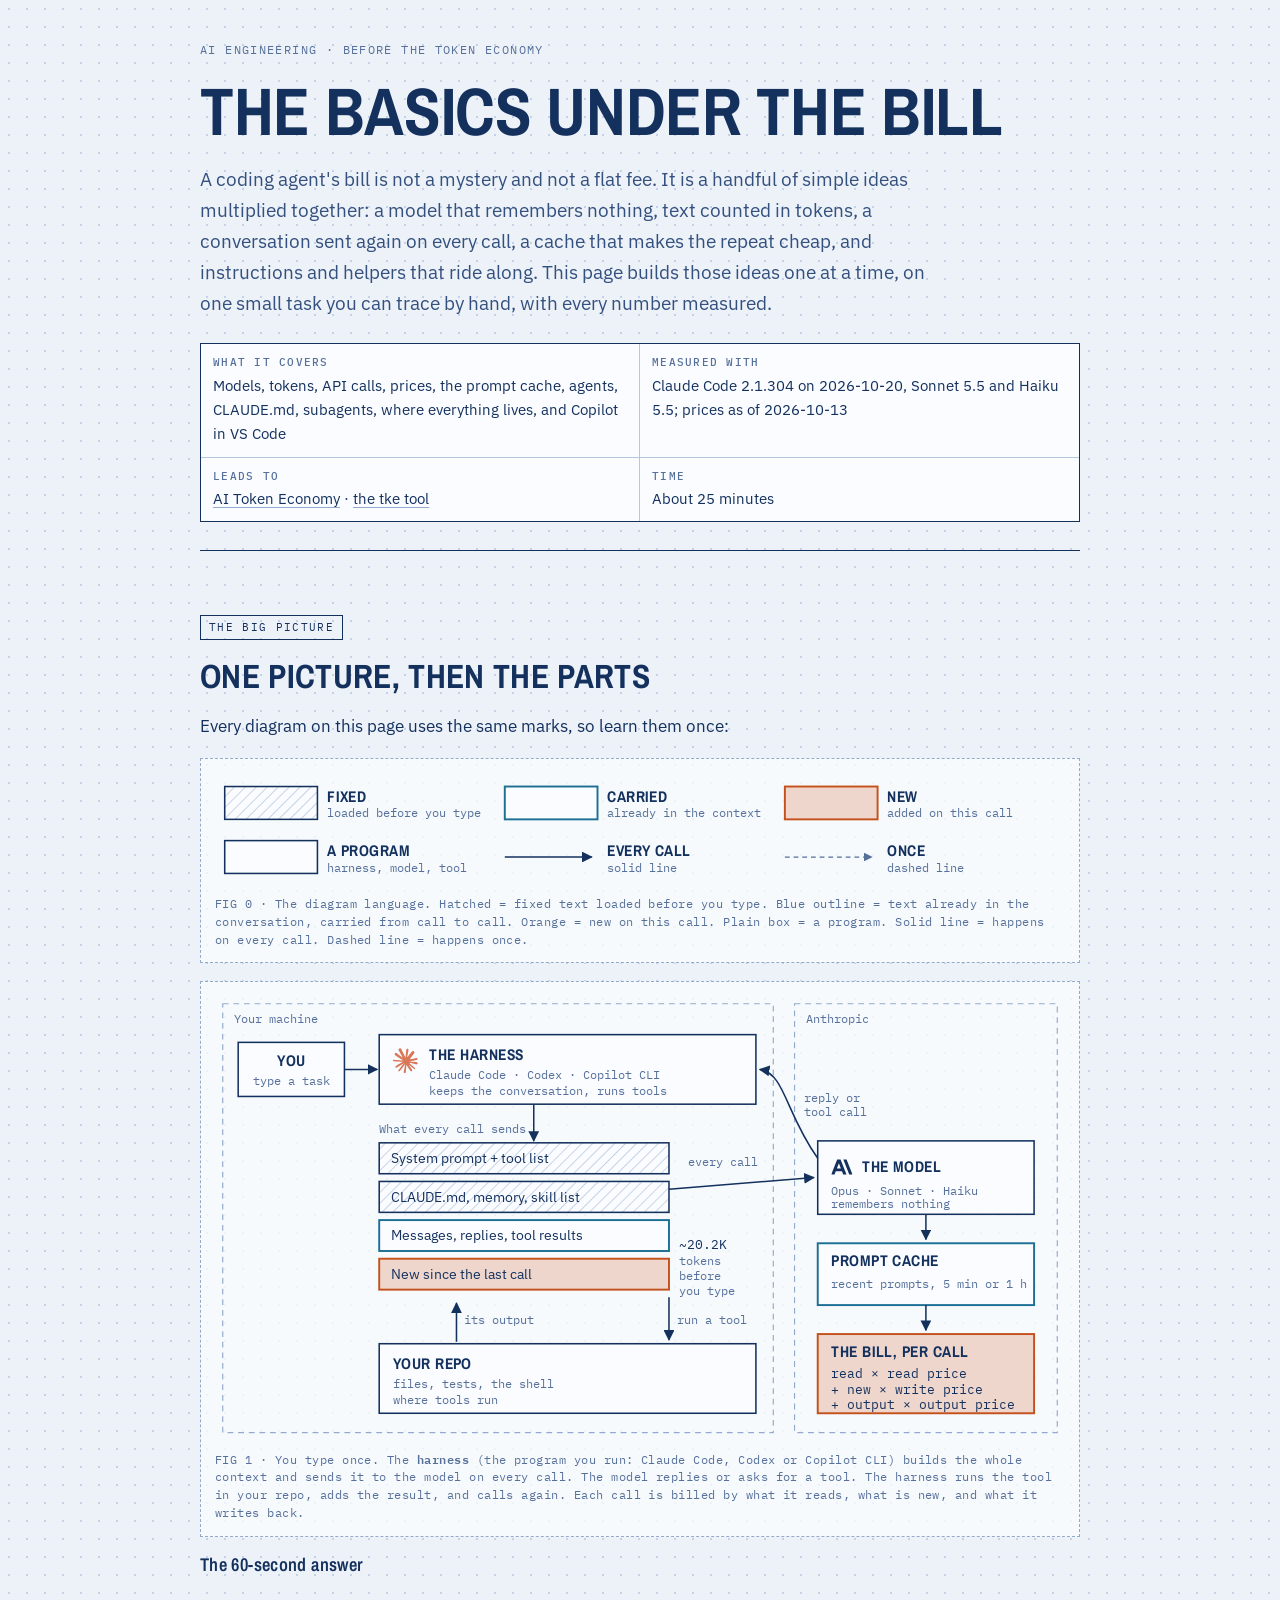
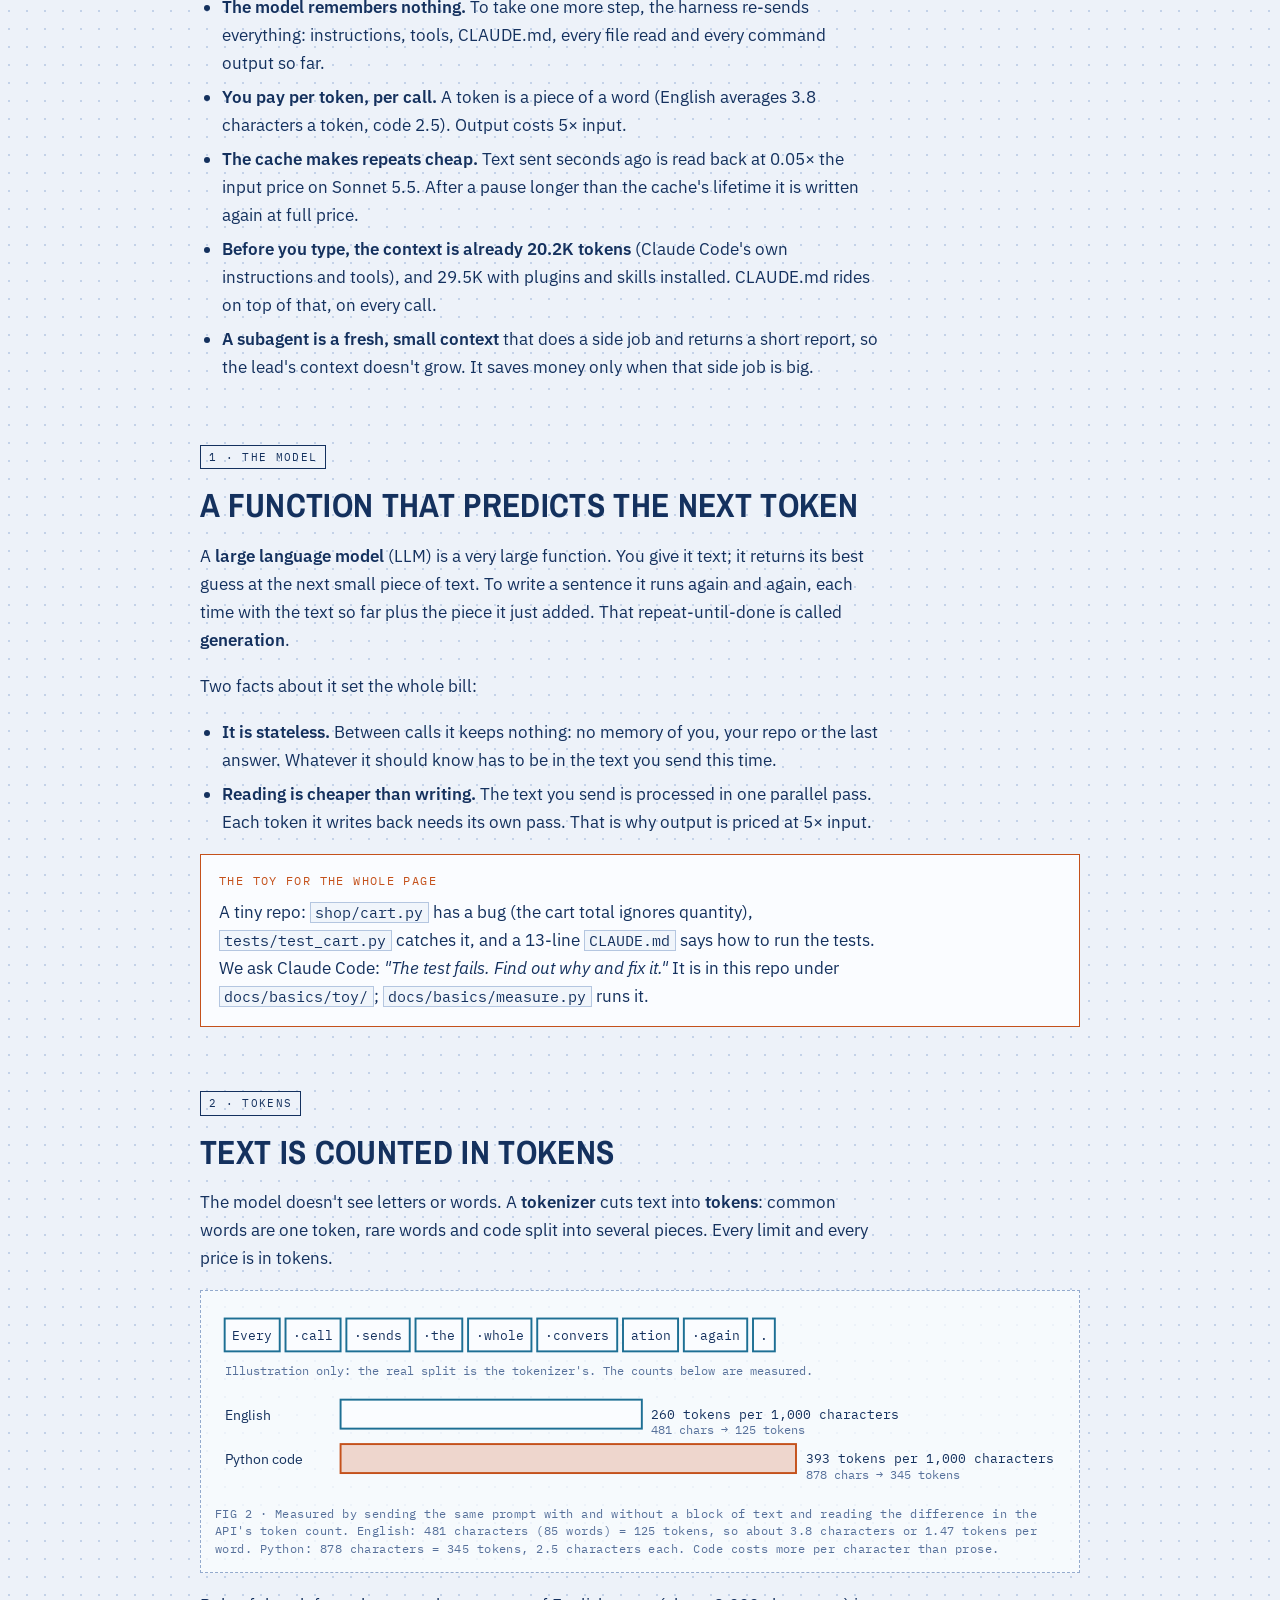
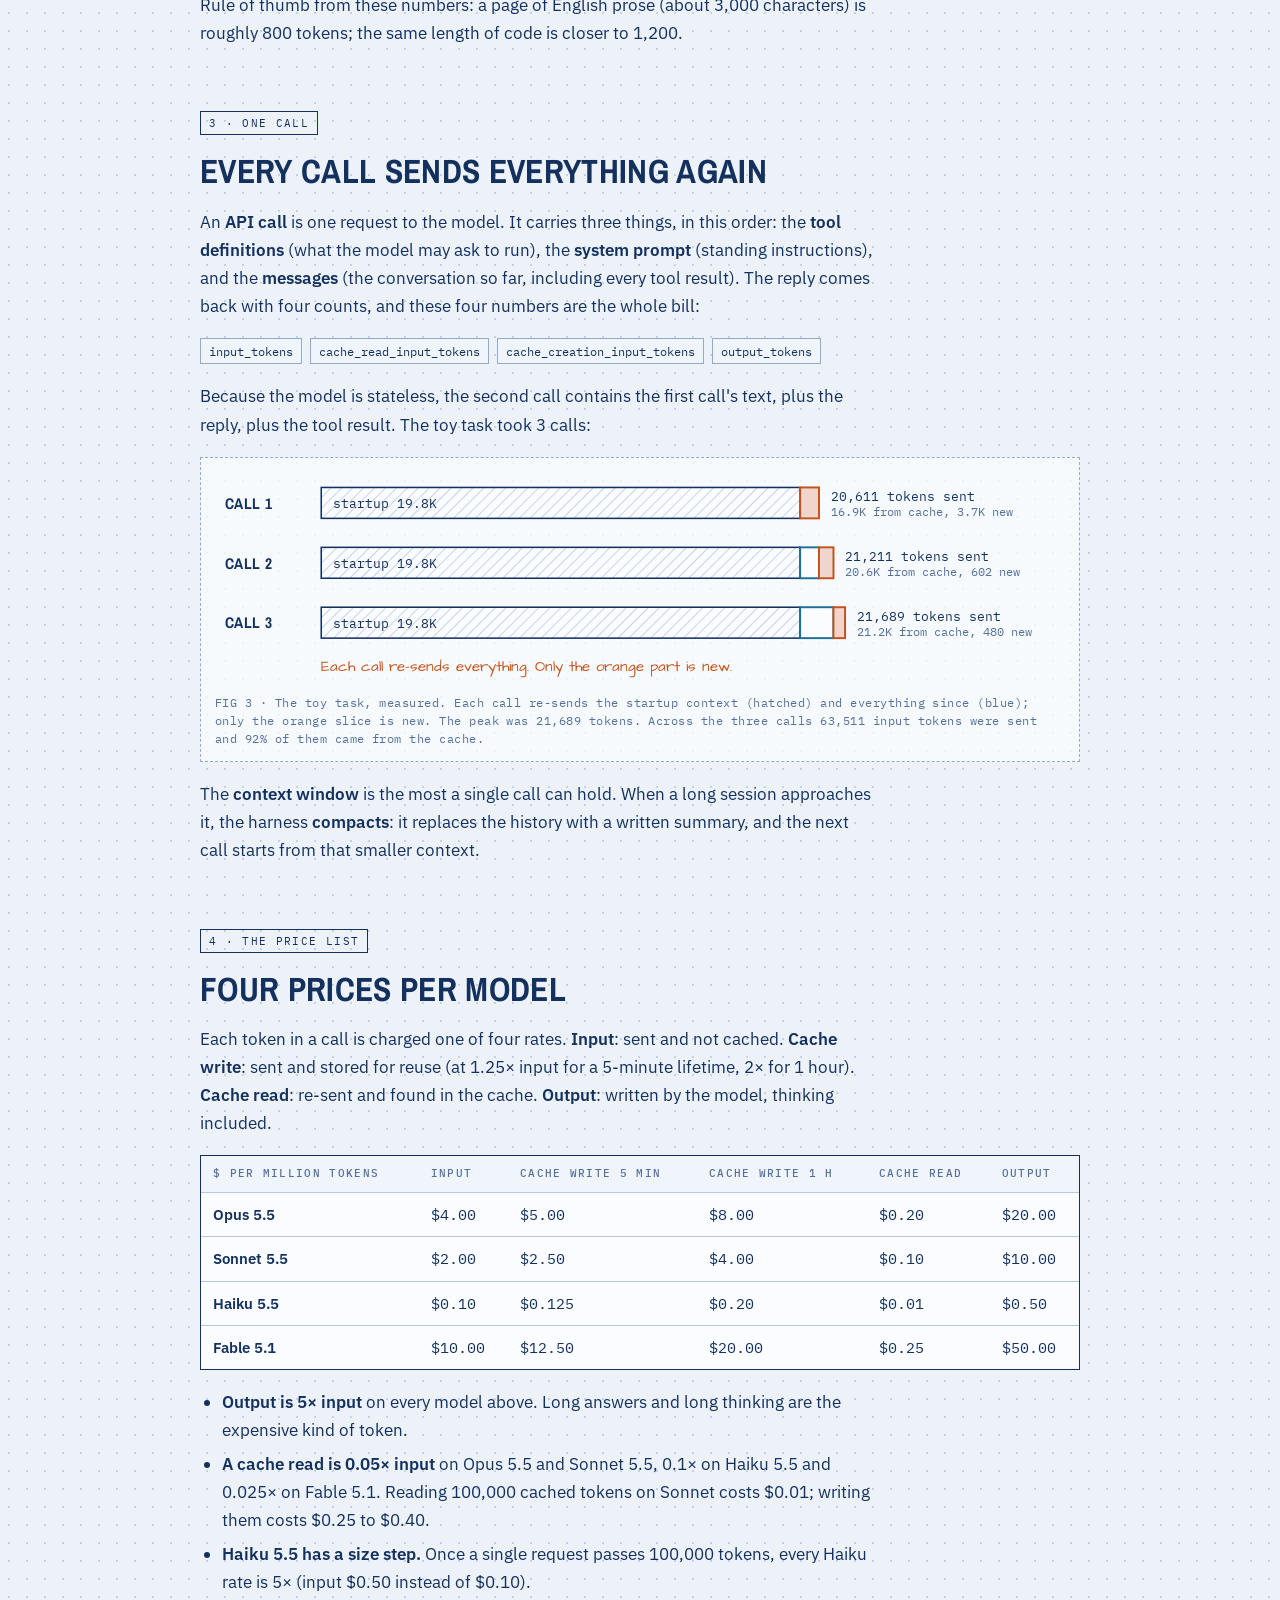
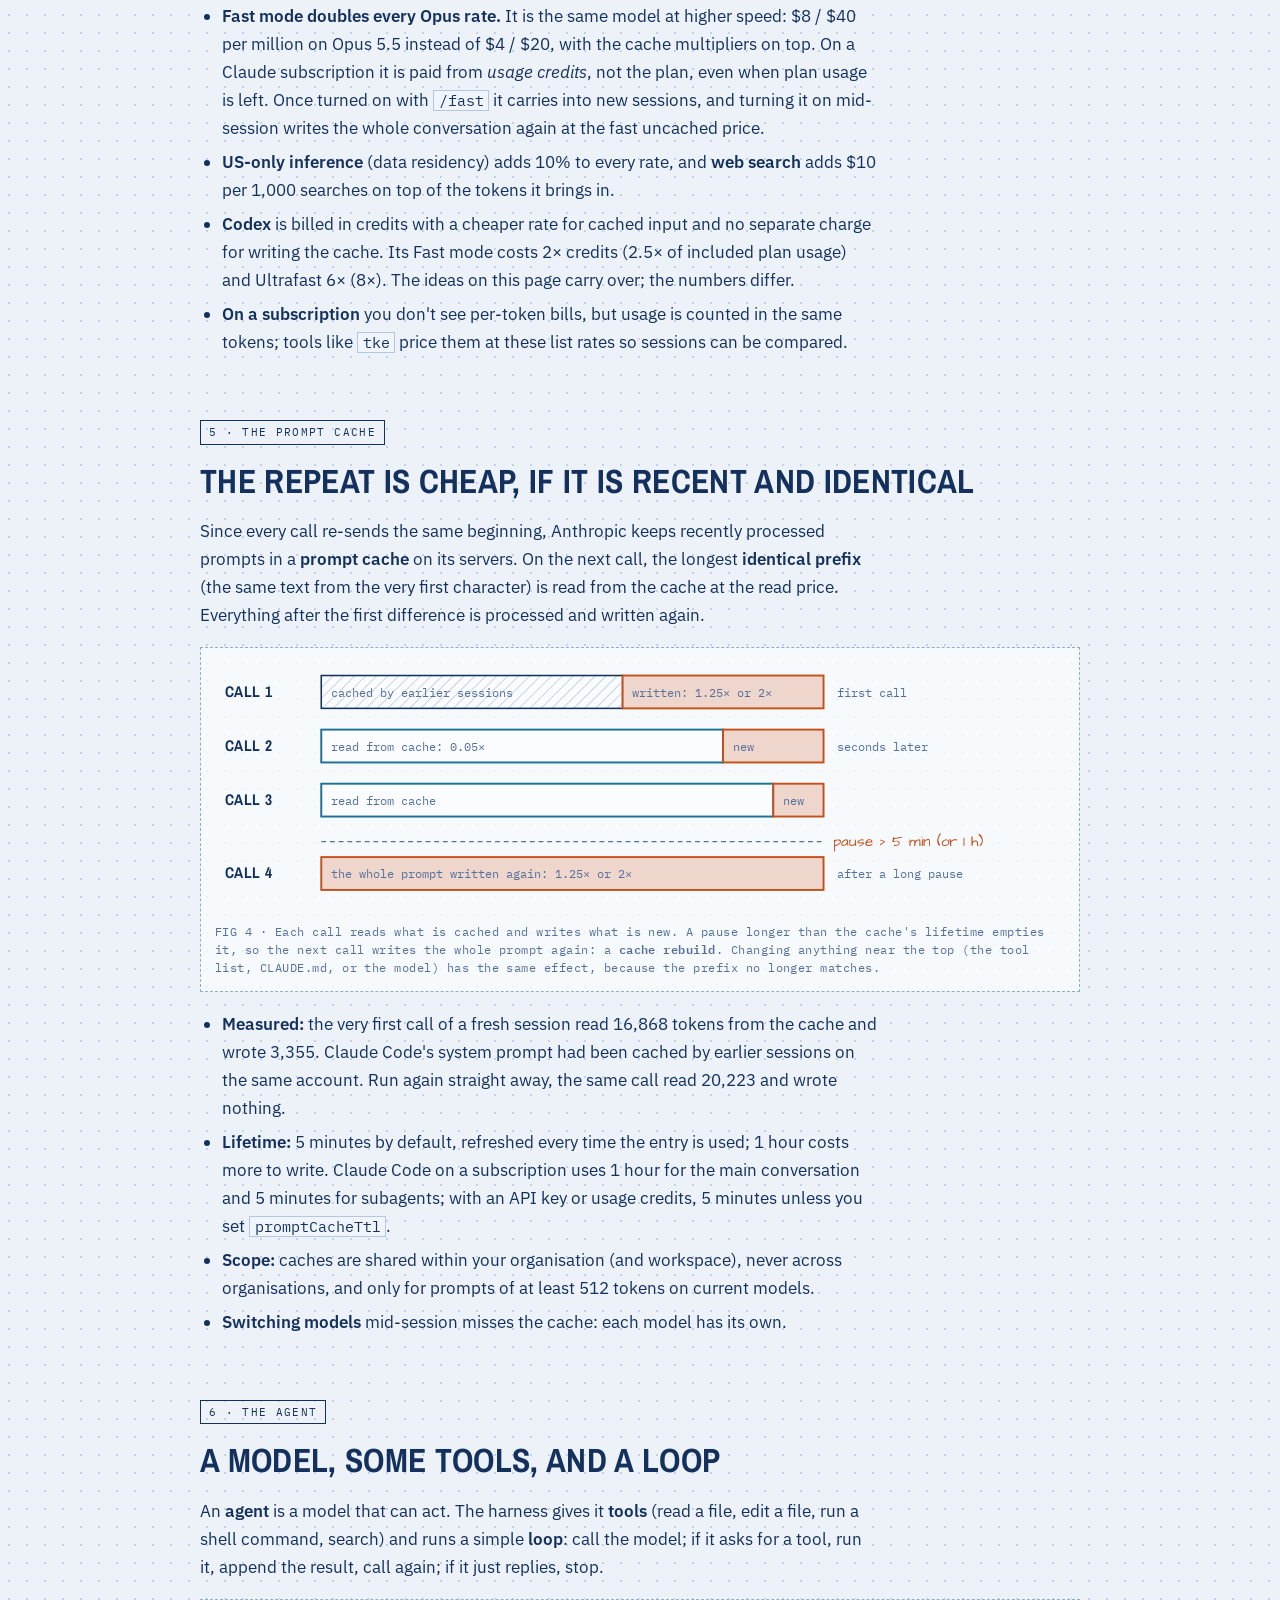
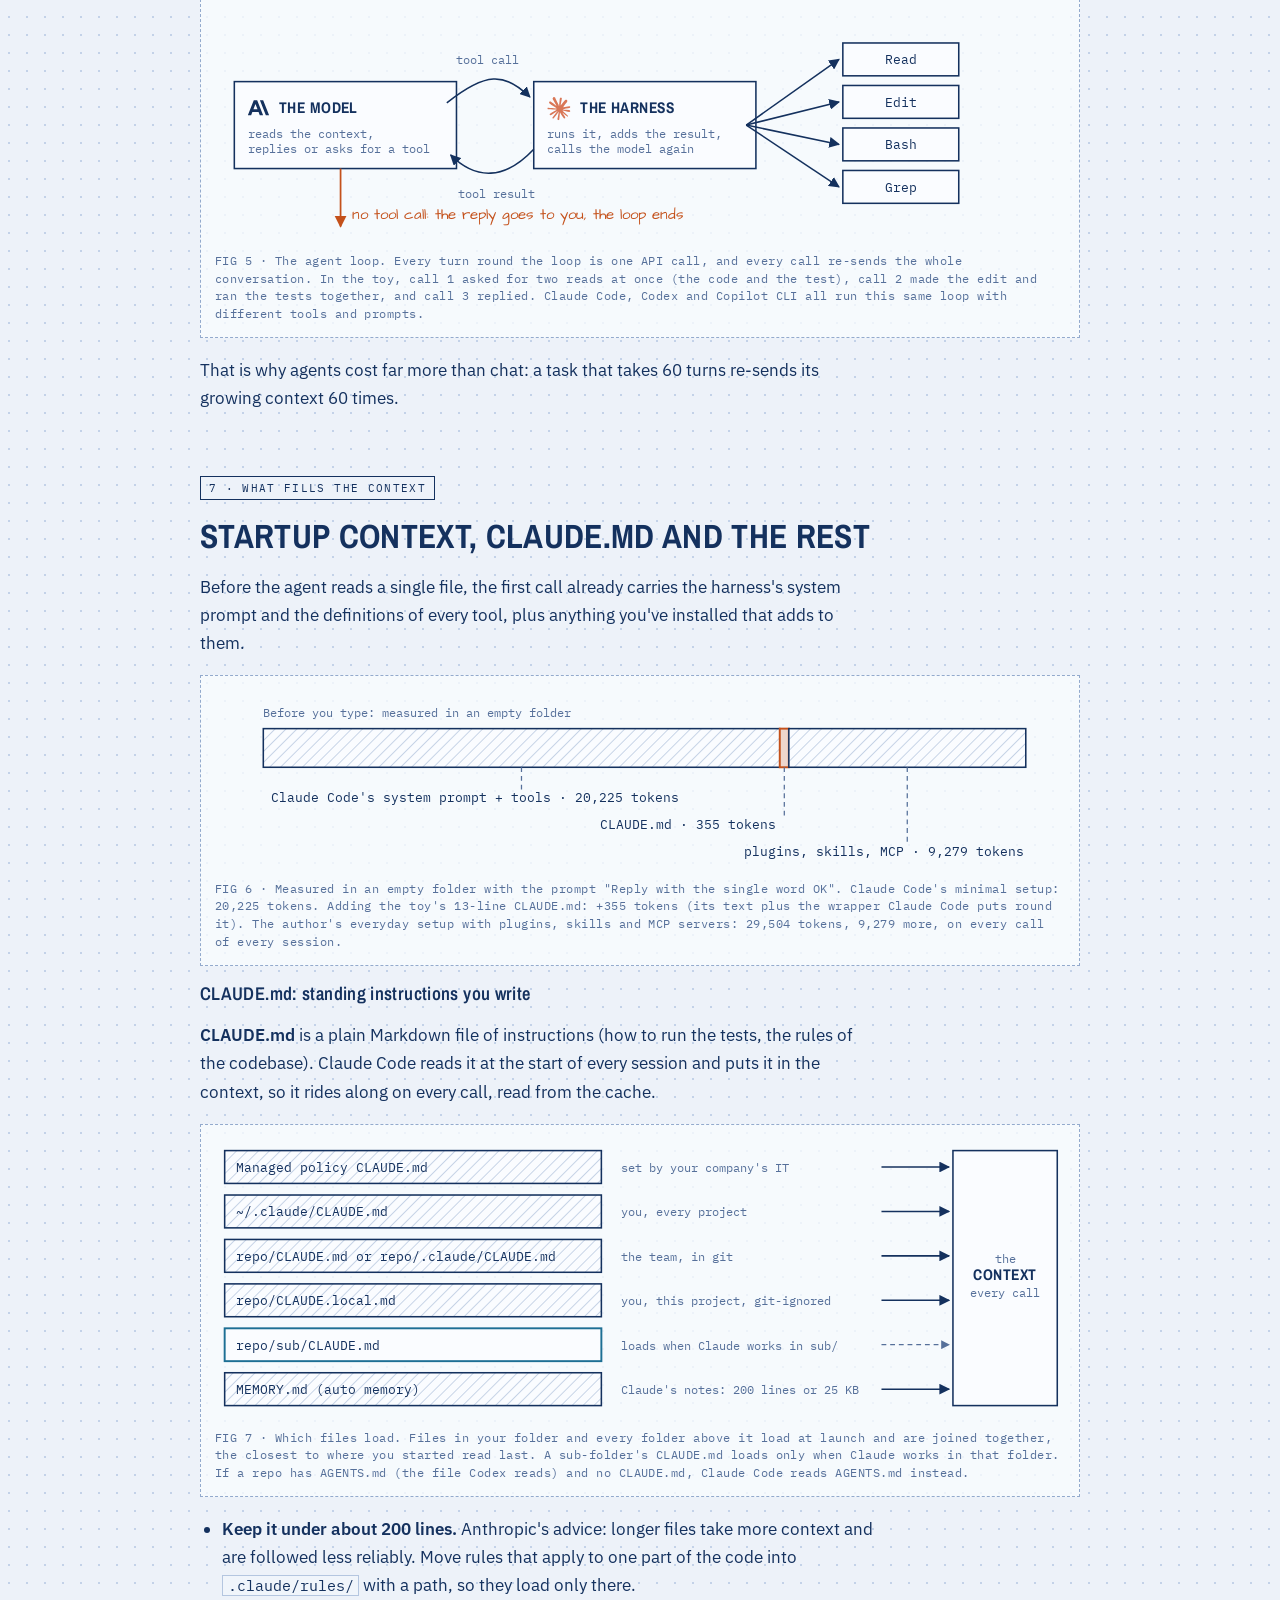
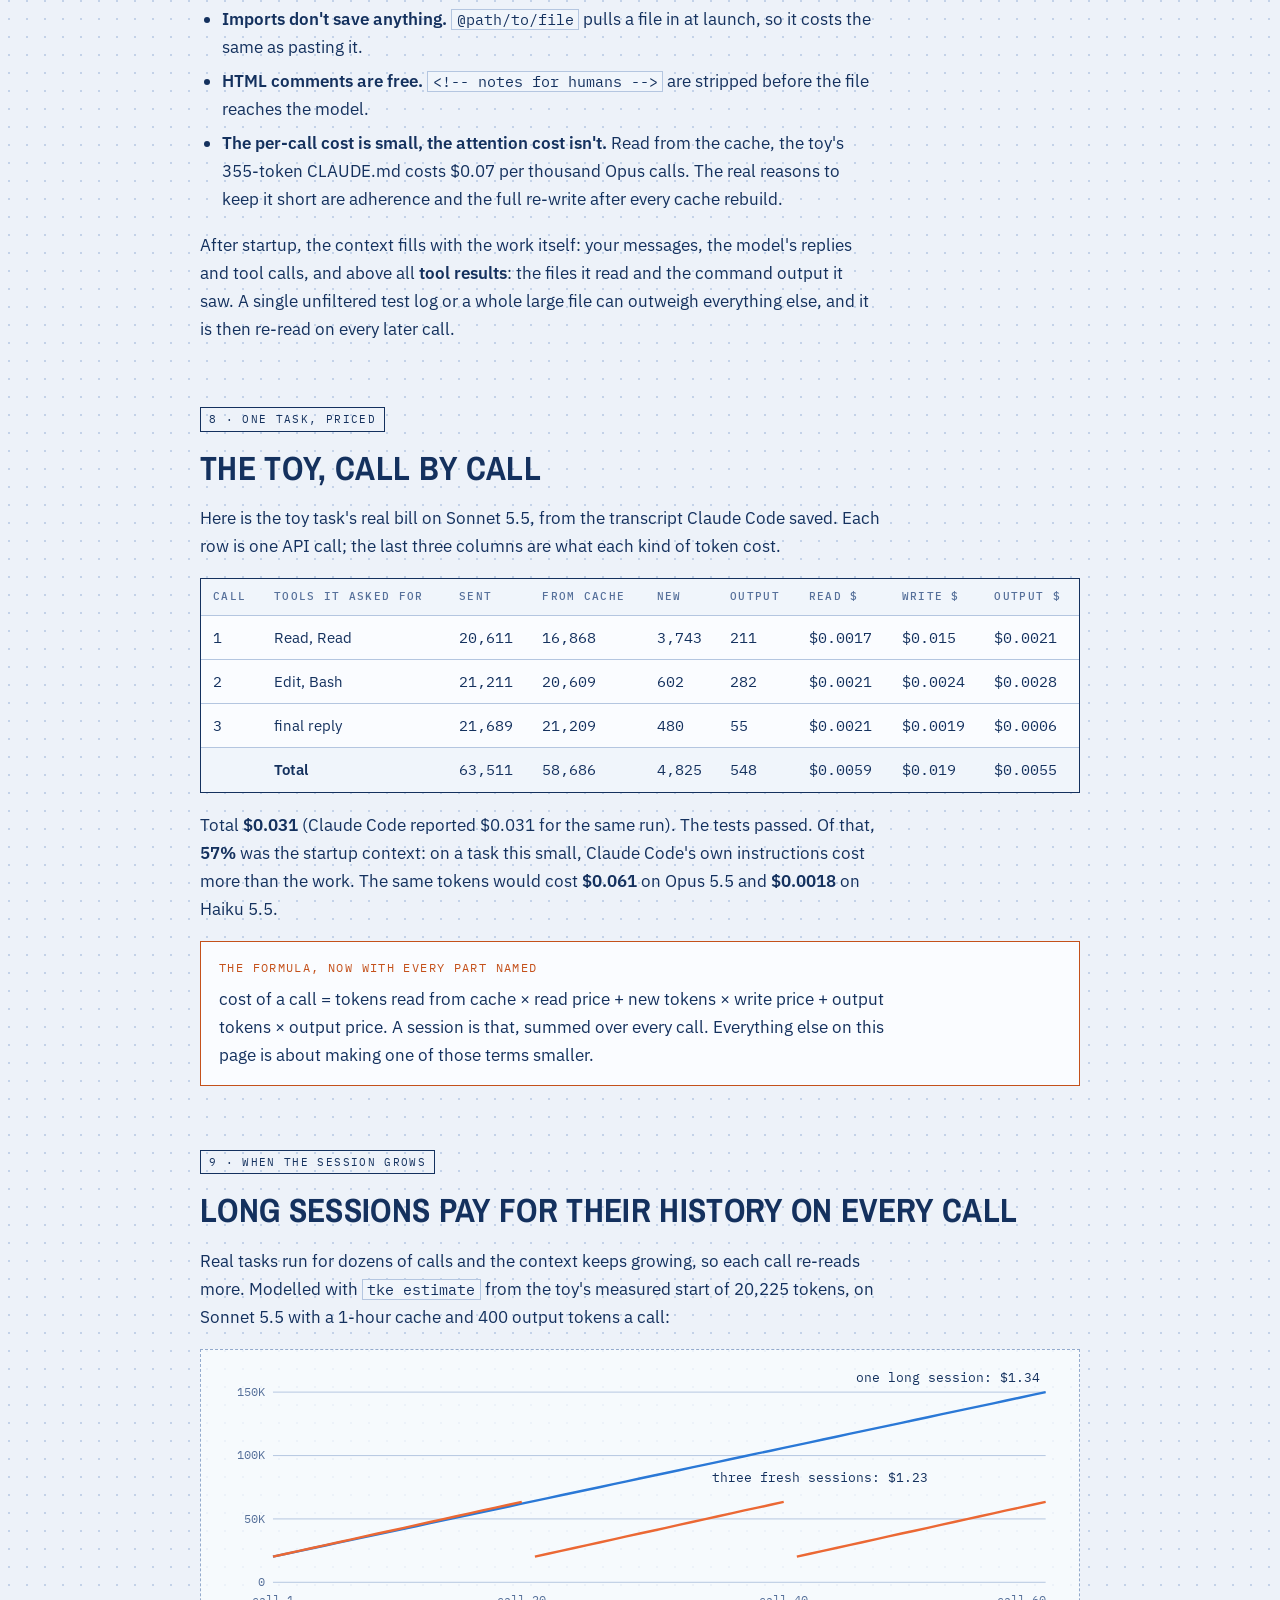
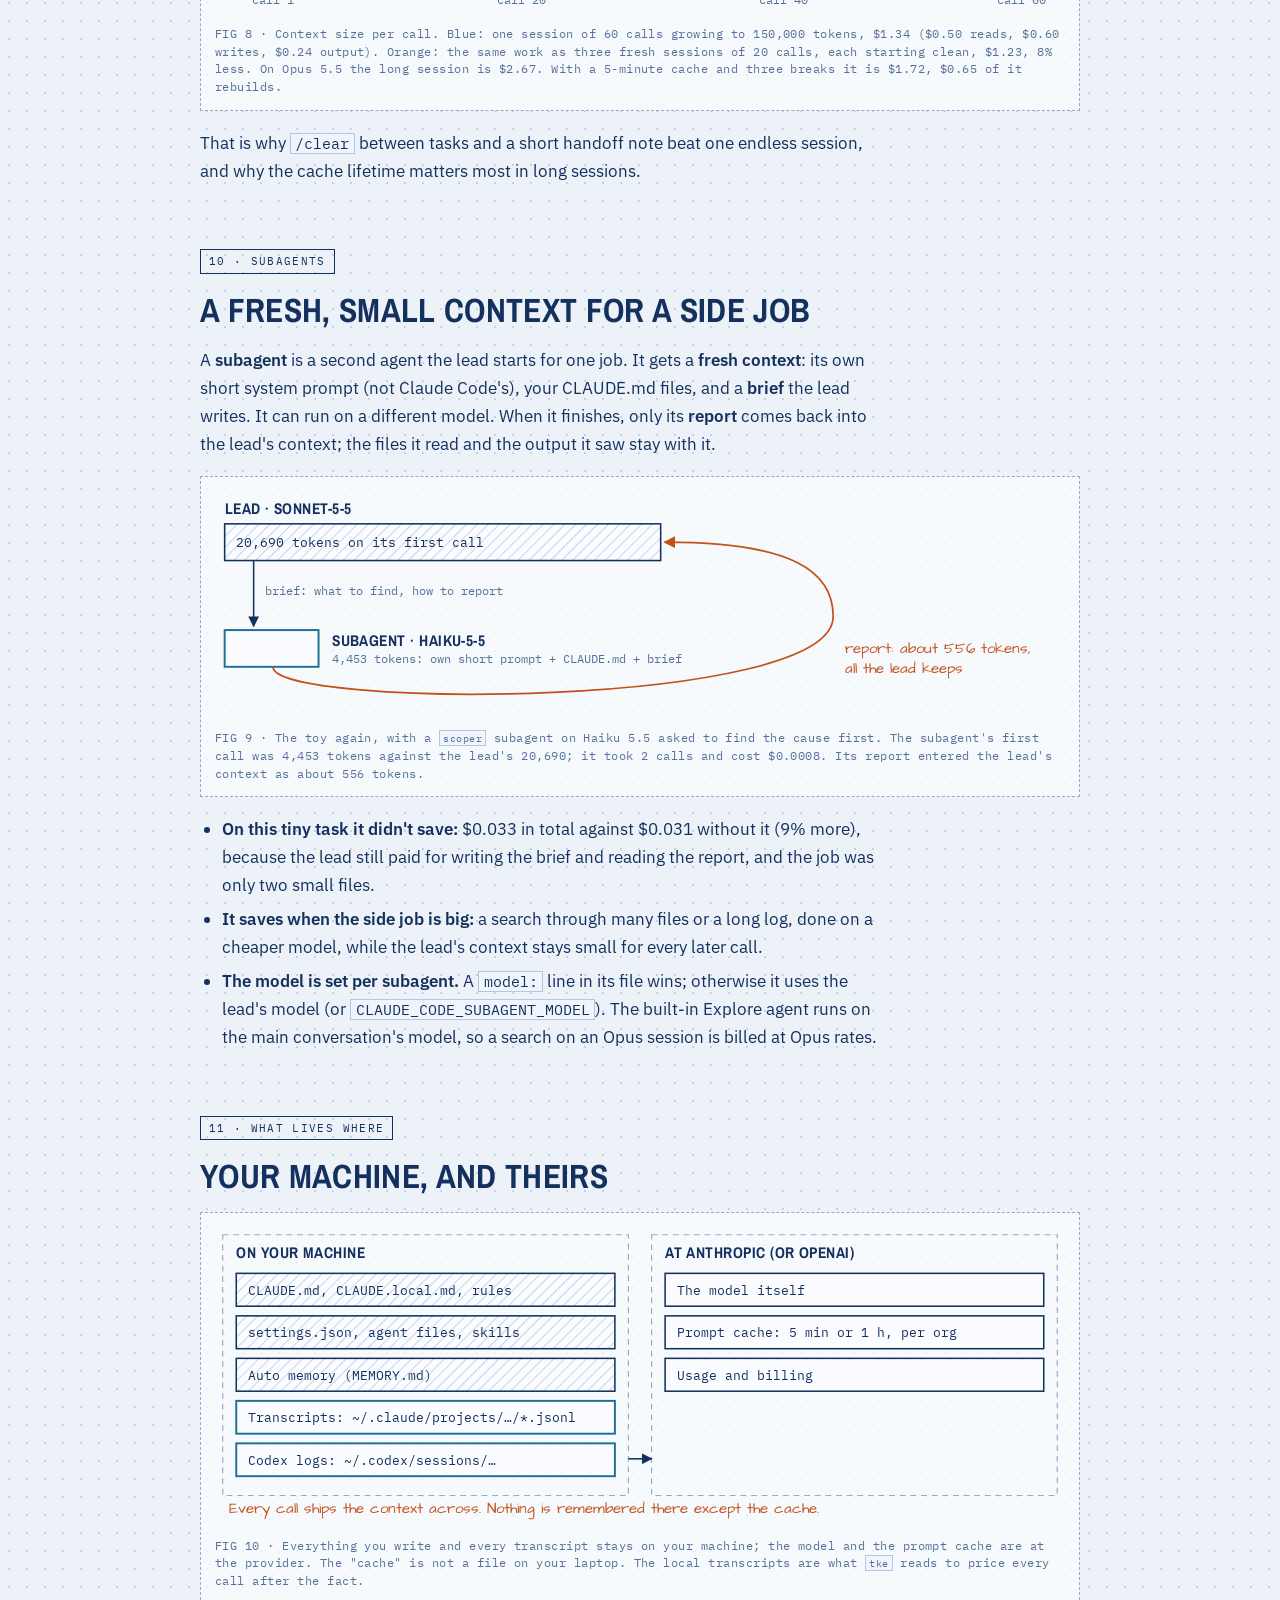
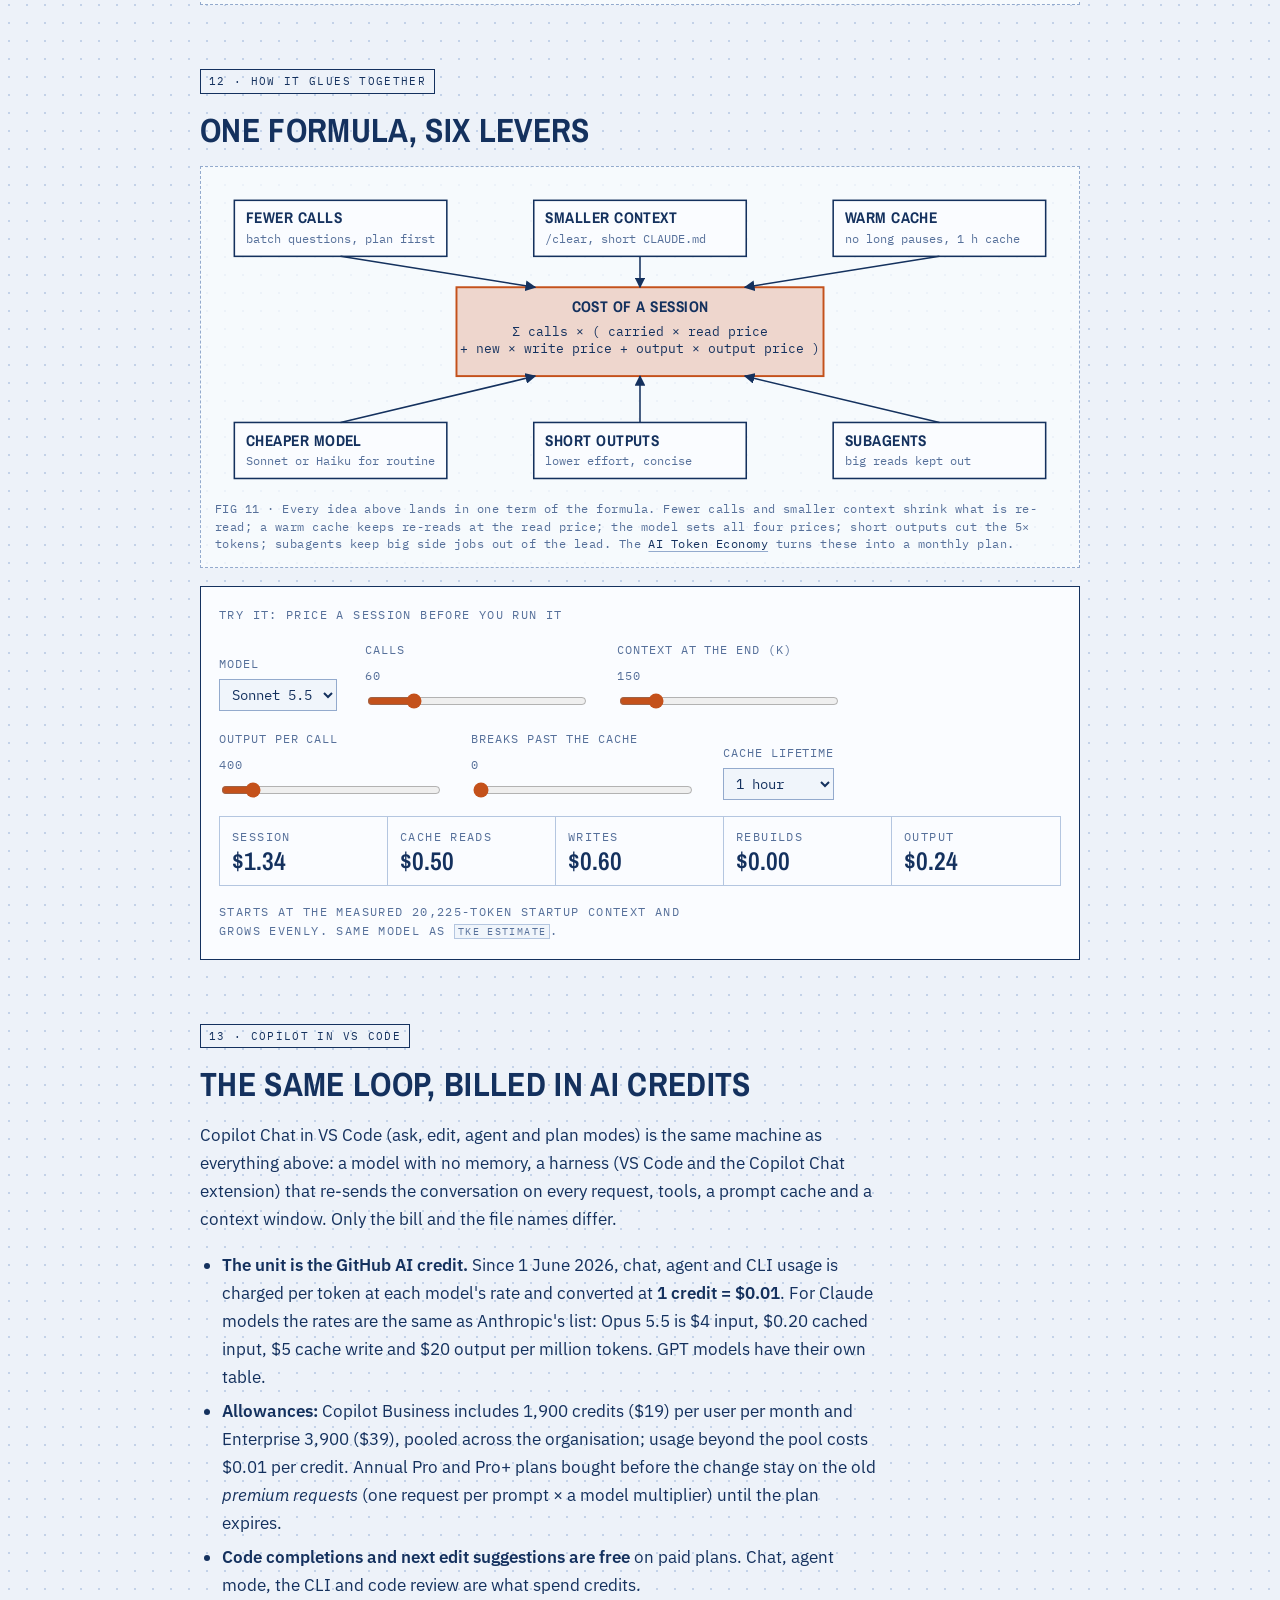
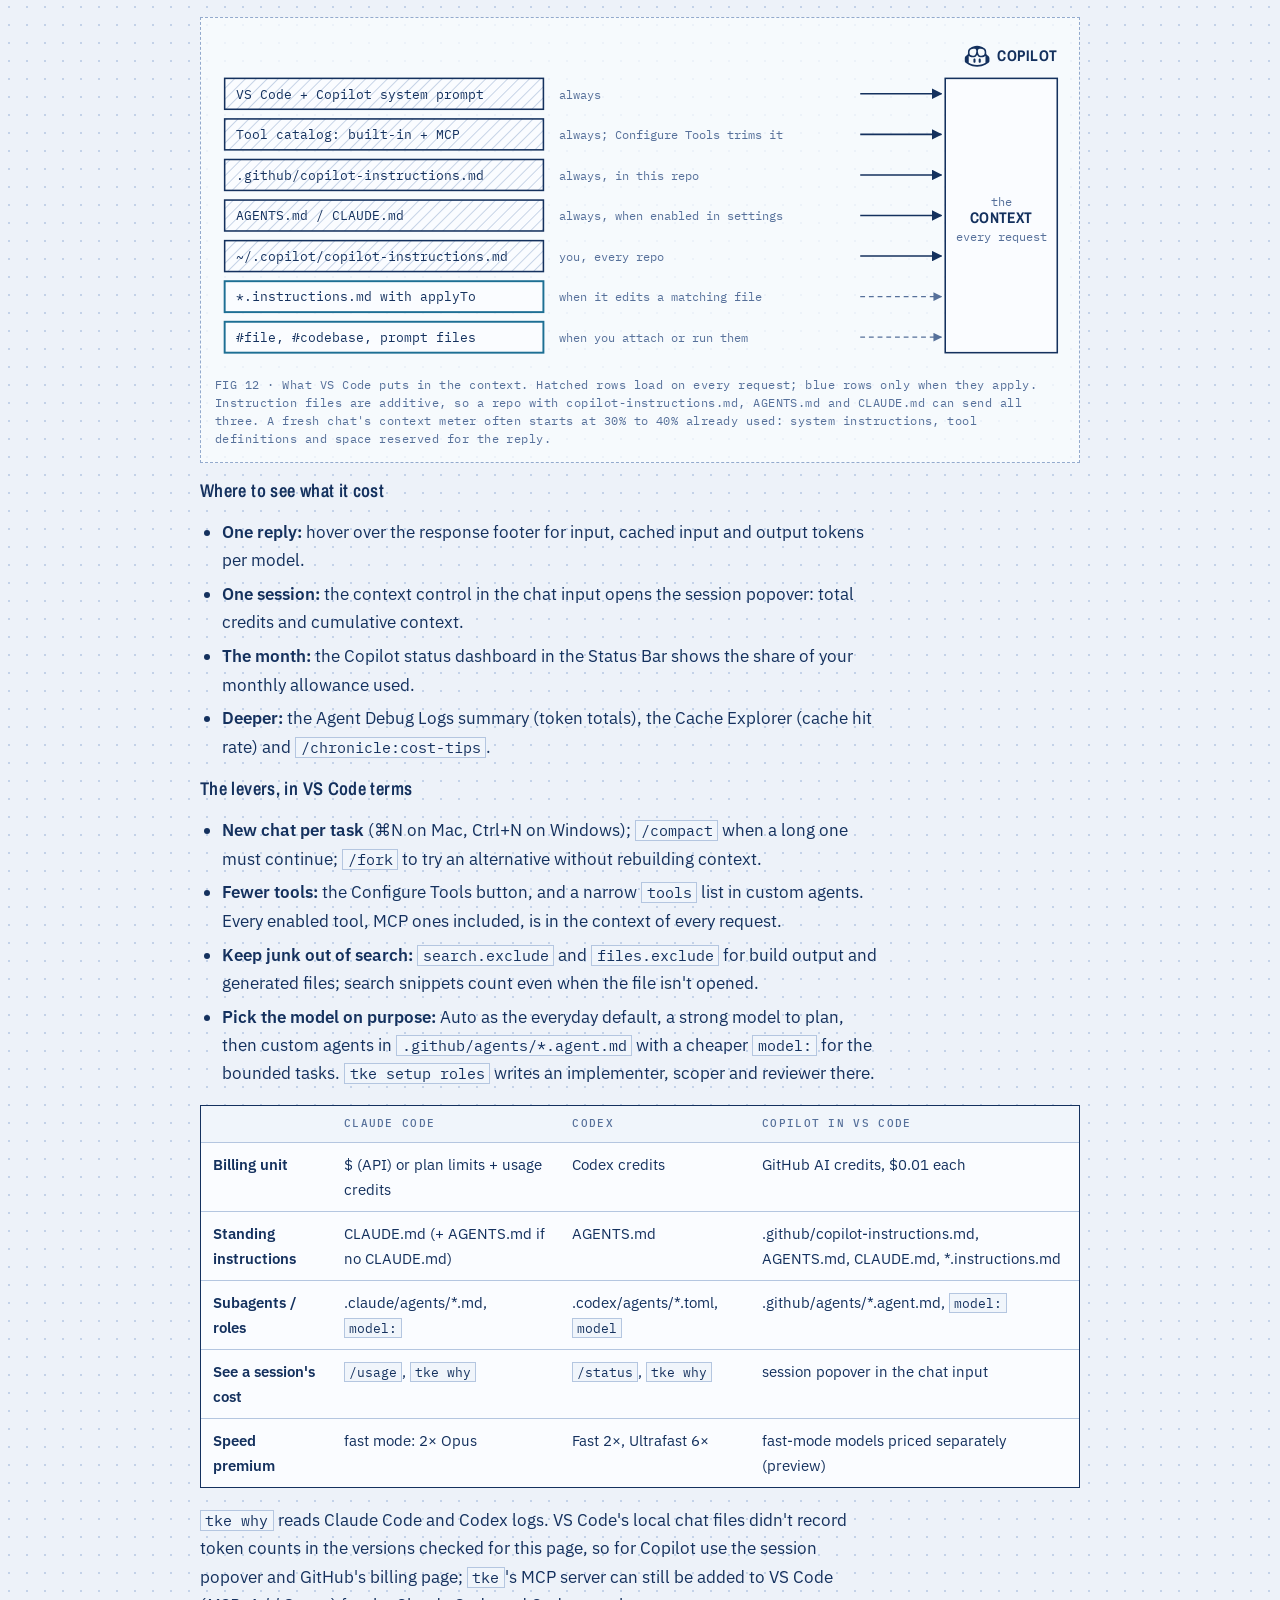
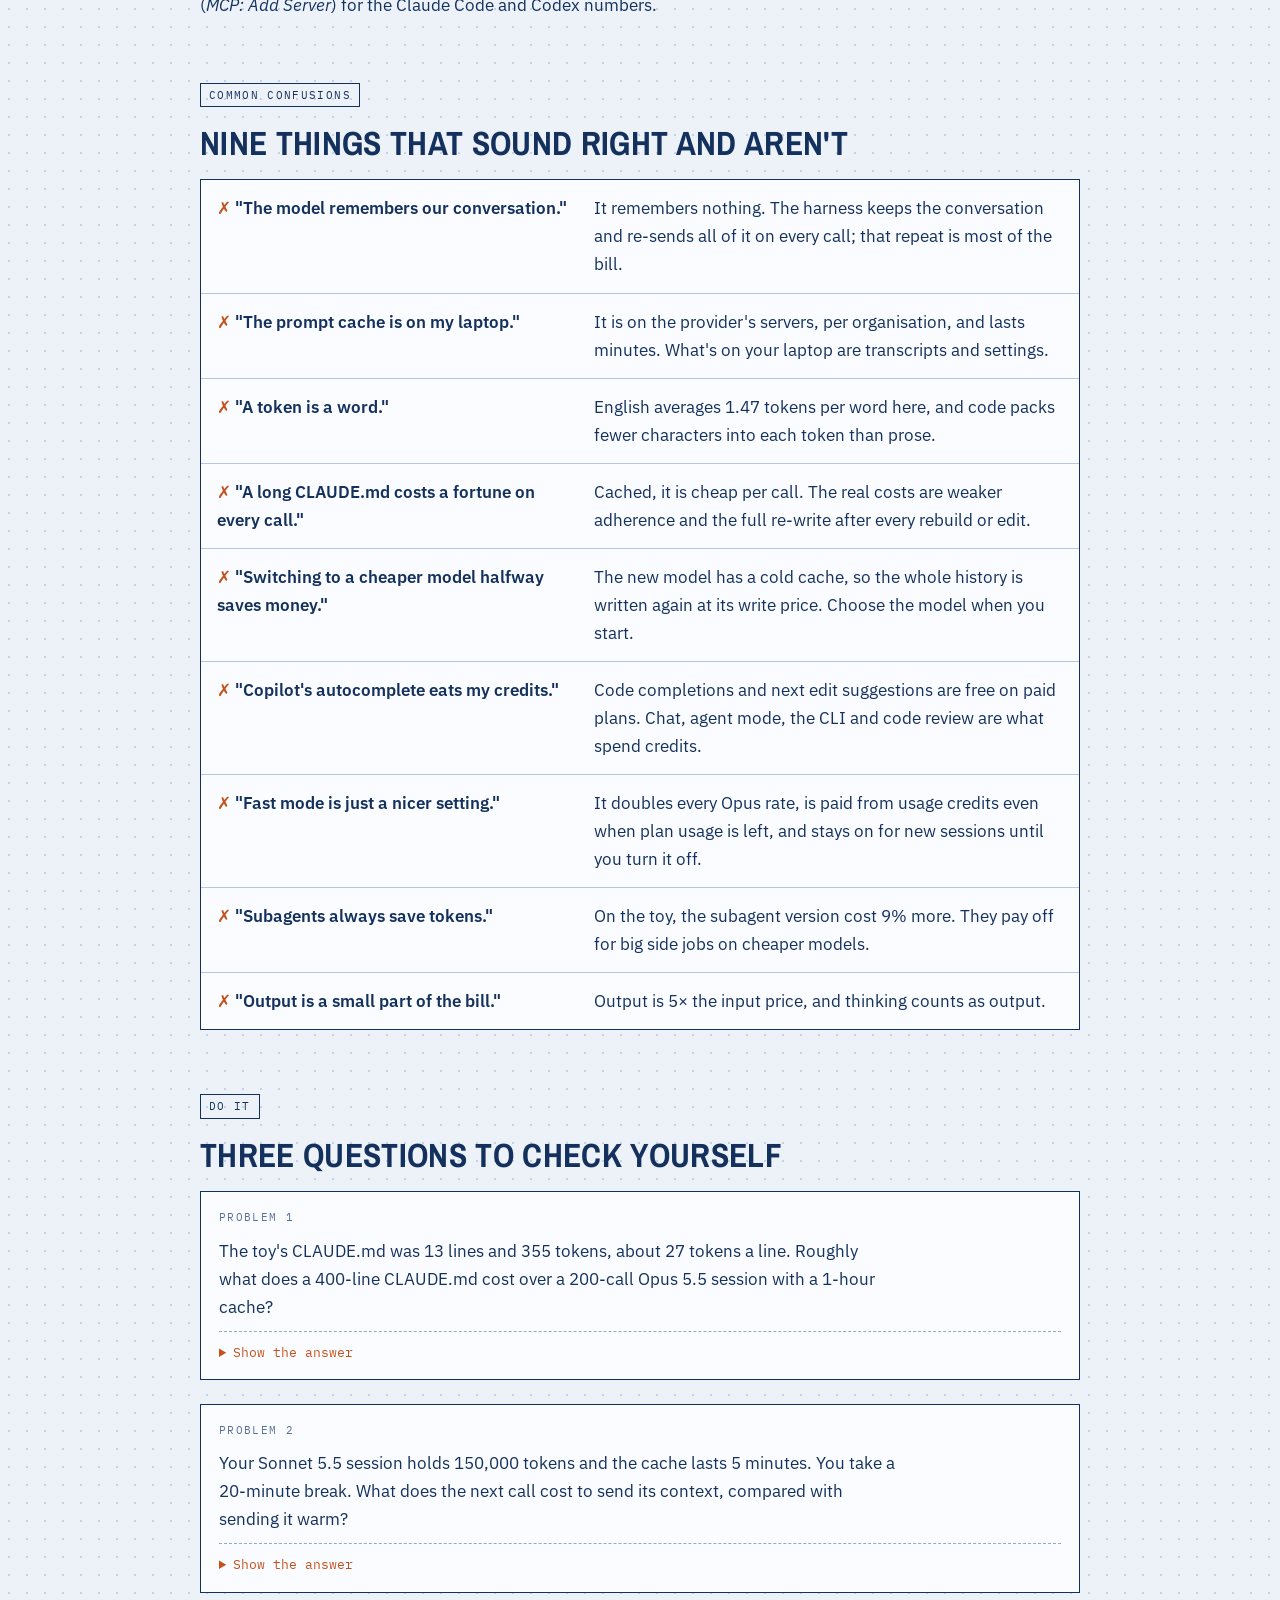
<file: docs/basics.html>
<!doctype html>
<html lang="en">
<head>
<meta charset="utf-8">
<meta name="viewport" content="width=device-width, initial-scale=1, viewport-fit=cover">
<title>The Basics Under the Bill</title>
<meta name="description" content="What a language model, a token, an API call, the prompt cache, an agent, CLAUDE.md and a subagent are, how each is priced, and how they glue together into the bill: the groundwork for the AI token economy. Every number measured with the real Claude Code CLI.">
<link rel="preconnect" href="https://fonts.googleapis.com">
<link rel="preconnect" href="https://fonts.gstatic.com" crossorigin>
<link rel="stylesheet" href="https://fonts.googleapis.com/css2?family=Archivo+Narrow:wght@500;600;700&family=Architects+Daughter&family=IBM+Plex+Mono:wght@400;500&family=IBM+Plex+Sans:ital,wght@0,400;0,500;0,600;1,400&display=swap">
<style>

/* Knowledge Graph page style (the blueprint look), copied from the KG library.
   Layout: one reading column on dotted drafting paper. Each idea runs the same beats:
   wall → idea → see it → build it → in Kept → confusions → do it → say it → sources. */
:root{
  --kg-bg:#EDF2F9; --kg-dot:#C3D2E8; --kg-card:#FAFCFF; --kg-panel:#F0F5FB;
  --kg-ink:#14315E; --kg-ink-2:#33507E; --kg-muted:#56709A; --kg-line:#B4C6E0; --kg-line-2:#93AACD;
  --kg-hi:#C4511B; --kg-accent:#B5531C; --kg-ok:#2F7D5B; --kg-cool:#1D6F94;
  --kg-display:"Archivo Narrow","Arial Narrow",system-ui,sans-serif;
  --kg-body:"IBM Plex Sans",system-ui,-apple-system,"Segoe UI",sans-serif;
  --kg-mono:"IBM Plex Mono",ui-monospace,Menlo,Consolas,monospace;
  --kg-hand:"Architects Daughter","Comic Sans MS",cursive;
}
@media (prefers-color-scheme: dark){
  :root:not([data-theme="light"]){
    --kg-bg:#0B1D39; --kg-dot:#1D3863; --kg-card:#112A52; --kg-panel:#0F2547;
    --kg-ink:#E4EDF9; --kg-ink-2:#C3D3EC; --kg-muted:#9FB6D8; --kg-line:#2B4C7C; --kg-line-2:#3C639A;
    --kg-hi:#FFA36B; --kg-accent:#FF9F5A; --kg-ok:#7FD6A9; --kg-cool:#5CC8E6; color-scheme:dark;
  }
}
:root[data-theme="dark"]{
  --kg-bg:#0B1D39; --kg-dot:#1D3863; --kg-card:#112A52; --kg-panel:#0F2547;
  --kg-ink:#E4EDF9; --kg-ink-2:#C3D3EC; --kg-muted:#9FB6D8; --kg-line:#2B4C7C; --kg-line-2:#3C639A;
  --kg-hi:#FFA36B; --kg-accent:#FF9F5A; --kg-ok:#7FD6A9; --kg-cool:#5CC8E6; color-scheme:dark;
}
*{box-sizing:border-box}
body{margin:0;background-color:var(--kg-bg);background-image:radial-gradient(var(--kg-dot) 1.1px,transparent 1.4px);background-size:18px 18px;color:var(--kg-ink);font:17px/1.65 var(--kg-body);padding-inline:clamp(16px,4vw,48px);padding-block:40px 96px}
a{color:var(--kg-ink);text-decoration-color:var(--kg-line-2);text-underline-offset:3px}
a:hover{text-decoration-color:var(--kg-hi)}
:focus-visible{outline:2px solid var(--kg-hi);outline-offset:3px}
h1,h2,h3{font-family:var(--kg-display);text-wrap:balance;margin:0;line-height:1.08}
h1{font-size:clamp(2.5rem,6.5vw,4.2rem);text-transform:uppercase;font-weight:700;letter-spacing:-.005em}
h2{font-size:clamp(1.55rem,3.4vw,2.1rem);text-transform:uppercase;font-weight:700;letter-spacing:.01em}
h3{font-size:1.15rem;font-weight:600;letter-spacing:.02em}
p{margin:0;max-width:68ch}
ul,ol{margin:0;padding-left:1.3em;max-width:68ch}
li+li{margin-top:.35em}
code{font-family:var(--kg-mono);font-size:.88em;background:var(--kg-panel);border:1px solid var(--kg-line);padding:0 .3em}
b,strong{font-weight:600}
.page{max-width:880px;margin:0 auto;display:flex;flex-direction:column;gap:64px}
.label{font-family:var(--kg-mono);font-size:.72rem;letter-spacing:.12em;text-transform:uppercase;color:var(--kg-muted)}
.hand{font-family:var(--kg-hand);color:var(--kg-hi)}

/* hero + title block */
.hero{display:flex;flex-direction:column;gap:16px;border-bottom:1.5px solid var(--kg-ink);padding-bottom:28px}
.lede{font-size:1.18rem;color:var(--kg-ink-2)}
.tblock{display:grid;grid-template-columns:repeat(2,minmax(0,1fr));border:1.5px solid var(--kg-ink);background:var(--kg-card);font-size:.92rem;margin-top:8px}
.tblock>div{padding:10px 12px;border-right:1px solid var(--kg-line);border-bottom:1px solid var(--kg-line);min-width:0}
.tblock>div:nth-child(2n){border-right:0}
.tblock>div:nth-last-child(-n+2){border-bottom:0}
.tblock b{display:block;font-family:var(--kg-mono);font-weight:500;font-size:.66rem;letter-spacing:.12em;text-transform:uppercase;color:var(--kg-muted);margin-bottom:2px}

/* sections and beats */
section{display:flex;flex-direction:column;gap:18px;scroll-margin-top:16px}
.beat{display:flex;align-items:center;gap:10px}
.beat span{font-family:var(--kg-mono);font-size:.7rem;letter-spacing:.12em;text-transform:uppercase;border:1.5px solid var(--kg-ink);padding:2px 8px}
.motto{font-family:var(--kg-hand);font-size:1.3rem;color:var(--kg-hi);line-height:1.4;max-width:60ch}
.callout{border:1.5px solid var(--kg-hi);background:var(--kg-card);padding:16px 18px;display:flex;flex-direction:column;gap:8px}
.callout .label{color:var(--kg-hi)}

/* figures (inline SVG inked with the tokens) */
figure{margin:0}
.fig{border:1px dashed var(--kg-line-2);background:color-mix(in srgb,var(--kg-card) 75%,transparent);padding:14px;overflow-x:auto}
.fig svg{display:block;width:100%;height:auto;min-width:600px}
.fig figcaption{font-family:var(--kg-mono);font-size:.74rem;color:var(--kg-muted);margin-top:10px;letter-spacing:.04em;line-height:1.5}
svg text{fill:var(--kg-ink);font-family:var(--kg-body);font-size:14px}
svg .t-s{font-family:var(--kg-mono);font-size:12px;fill:var(--kg-muted)}
svg .t-b{font-family:var(--kg-display);font-weight:700;font-size:16px;letter-spacing:.03em;text-transform:uppercase}
svg .t-m{font-family:var(--kg-mono);font-size:13px}
svg .t-h{font-family:var(--kg-hand);font-size:16px;fill:var(--kg-hi)}
svg .box{fill:var(--kg-card);stroke:var(--kg-ink);stroke-width:1.6}
svg .frozen{fill:url(#hatch);stroke:var(--kg-ink);stroke-width:1.6}
svg .train{fill:color-mix(in srgb,var(--kg-hi) 22%,var(--kg-card));stroke:var(--kg-hi);stroke-width:2}
svg .data{fill:var(--kg-card);stroke:var(--kg-cool);stroke-width:2}
svg .ln{stroke:var(--kg-ink);stroke-width:1.6;fill:none}
svg .ln-d{stroke:var(--kg-muted);stroke-width:1.3;fill:none;stroke-dasharray:5 4}
svg .ln-hi{stroke:var(--kg-hi);stroke-width:1.8;fill:none}
svg .hatch-line{stroke:var(--kg-line-2);stroke-width:1}
svg .ah{fill:var(--kg-ink)} svg .ah-hi{fill:var(--kg-hi)}

/* build it: number traces, code */
.trace{border:1.5px solid var(--kg-ink);background:var(--kg-card);overflow-x:auto}
.trace table{border-collapse:collapse;width:100%;min-width:520px;font-size:.95rem}
.trace th,.trace td{text-align:left;padding:9px 12px;border-bottom:1px solid var(--kg-line);vertical-align:top}
.trace th{font-family:var(--kg-mono);font-weight:500;font-size:.68rem;letter-spacing:.12em;text-transform:uppercase;color:var(--kg-muted);background:var(--kg-panel)}
.trace tr:last-child td{border-bottom:0}
.num{font-family:var(--kg-mono);font-variant-numeric:tabular-nums;white-space:nowrap}
pre.code{margin:0;background:var(--kg-card);border:1.5px solid var(--kg-ink);padding:14px 16px;overflow-x:auto;font:13.5px/1.6 var(--kg-mono);color:var(--kg-ink)}
pre.code .c{color:var(--kg-muted)}
pre.out{border-style:dashed;border-color:var(--kg-line-2);background:var(--kg-panel)}

/* interactive widget */
.widget{border:1.5px solid var(--kg-ink);background:var(--kg-card);padding:18px;display:flex;flex-direction:column;gap:16px}
.widget .controls{display:flex;flex-wrap:wrap;gap:18px 28px;align-items:end}
.widget label{display:flex;flex-direction:column;gap:6px;font-family:var(--kg-mono);font-size:.74rem;letter-spacing:.08em;text-transform:uppercase;color:var(--kg-muted)}
.widget input[type=range]{width:220px;accent-color:var(--kg-hi)}
.widget select{font:inherit;font-family:var(--kg-mono);font-size:.85rem;color:var(--kg-ink);background:var(--kg-panel);border:1px solid var(--kg-line-2);padding:5px 8px}
.readout{display:grid;grid-template-columns:repeat(auto-fit,minmax(min(100%,170px),1fr));border:1px solid var(--kg-line)}
.readout div{padding:10px 12px;border-right:1px solid var(--kg-line);display:flex;flex-direction:column;gap:2px;min-width:0}
.readout div:last-child{border-right:0}
.readout b{font-family:var(--kg-display);font-size:1.6rem;line-height:1.05;font-variant-numeric:tabular-nums}
.bars{display:flex;flex-direction:column;gap:8px}
.bar{display:grid;grid-template-columns:150px minmax(0,1fr) 90px;gap:10px;align-items:center;font-size:.85rem}
.bar .track{height:14px;background:var(--kg-panel);border:1px solid var(--kg-line);position:relative}
.bar .fill{position:absolute;inset:0 auto 0 0;background:var(--kg-ink)}
.bar .fill.hi{background:var(--kg-hi)}
.bar .v{font-family:var(--kg-mono);font-size:.8rem;text-align:right;font-variant-numeric:tabular-nums}

/* confusions, do it, say it */
.confusions{display:flex;flex-direction:column;gap:0;border:1.5px solid var(--kg-ink);background:var(--kg-card)}
.confusions>div{padding:14px 16px;border-bottom:1px solid var(--kg-line);display:grid;grid-template-columns:minmax(0,1fr) minmax(0,1.3fr);gap:16px}
.confusions>div:last-child{border-bottom:0}
.confusions .myth{font-weight:600}
.confusions .myth::before{content:"✗ ";color:var(--kg-hi)}
.do{list-style:none;padding:0;margin:0;display:flex;flex-direction:column;gap:18px;counter-reset:q;max-width:none}
.do>li{counter-increment:q;border:1.5px solid var(--kg-ink);background:var(--kg-card);padding:16px 18px;display:flex;flex-direction:column;gap:10px}
.do>li::before{content:"Problem " counter(q);font-family:var(--kg-mono);font-size:.7rem;letter-spacing:.12em;text-transform:uppercase;color:var(--kg-muted)}
.do details{border-top:1px dashed var(--kg-line-2);padding-top:10px}
.do summary{cursor:pointer;font-family:var(--kg-mono);font-size:.8rem;color:var(--kg-hi)}
.do details>div{margin-top:10px;display:flex;flex-direction:column;gap:8px}
.say{border:1.5px solid var(--kg-ink);background:var(--kg-card);display:grid;grid-template-columns:minmax(0,1.6fr) minmax(0,1fr)}
.say>div{padding:18px;display:flex;flex-direction:column;gap:10px;min-width:0}
.say>div+div{border-left:1px solid var(--kg-line)}
.say .script{font-size:1.08rem}
.say .one{font-family:var(--kg-display);font-size:2.6rem;font-weight:700;line-height:1;color:var(--kg-hi)}
.sources{font-size:.9rem;color:var(--kg-ink-2)}
.sources li+li{margin-top:.5em}
.next{display:flex;justify-content:space-between;gap:12px;flex-wrap:wrap;border-top:1.5px solid var(--kg-ink);padding-top:16px;font-family:var(--kg-mono);font-size:.82rem}

@media (max-width:640px){
  body{font-size:16px}
  .tblock{grid-template-columns:1fr}
  .tblock>div{border-right:0!important}
  .tblock>div:nth-last-child(2){border-bottom:1px solid var(--kg-line)}
  .confusions>div,.say{grid-template-columns:1fr}
  .say>div+div{border-left:0;border-top:1px solid var(--kg-line)}
  .bar{grid-template-columns:100px minmax(0,1fr) 70px}
}
@media (prefers-reduced-motion:reduce){*{transition:none!important;animation:none!important}}


/* additions for this page */
:root{--viz-1:#2a78d6;--viz-2:#eb6834}
@media (prefers-color-scheme: dark){:root:not([data-theme="light"]){--viz-1:#3987e5;--viz-2:#d95926}}
:root[data-theme="dark"]{--viz-1:#3987e5;--viz-2:#d95926}
svg .zone{fill:none;stroke:var(--kg-line-2);stroke-width:1.2;stroke-dasharray:6 5}
svg .logo{fill:var(--kg-ink)} svg .logo.claude{fill:#D97757}
svg .ah-d{fill:var(--kg-muted)}
svg .grid{stroke:var(--kg-line);stroke-width:1}
svg .viz-line{fill:none;stroke-width:2.5;stroke-linejoin:round}
svg .viz-line.v1{stroke:var(--viz-1)} svg .viz-line.v2{stroke:var(--viz-2)}
.key{display:flex;flex-wrap:wrap;gap:6px 18px;font-family:var(--kg-mono);font-size:.74rem;color:var(--kg-muted);margin-top:8px}
.key i{display:inline-block;width:16px;height:3px;vertical-align:middle;margin-right:6px}
.trace tr.sum td{background:var(--kg-panel)}
.two{display:grid;grid-template-columns:repeat(2,minmax(0,1fr));gap:18px}
.two>div{border:1.5px solid var(--kg-ink);background:var(--kg-card);padding:14px 16px;display:flex;flex-direction:column;gap:8px}
.two h3{font-size:1rem}
#calc .readout{grid-template-columns:repeat(auto-fit,minmax(min(100%,120px),1fr))}
.chips{display:flex;flex-wrap:wrap;gap:8px}
.chips span{font-family:var(--kg-mono);font-size:.78rem;border:1px solid var(--kg-line-2);background:var(--kg-panel);padding:2px 8px}
@media (max-width:640px){.two{grid-template-columns:1fr}}
</style>
</head>
<body>
<svg width="0" height="0" style="position:absolute" aria-hidden="true">
  <defs>
    <marker id="ah" viewBox="0 0 10 10" refX="9" refY="5" markerWidth="7" markerHeight="7" orient="auto-start-reverse"><path d="M0,0 L10,5 L0,10 z" class="ah"/></marker>
    <marker id="ah-hi" viewBox="0 0 10 10" refX="9" refY="5" markerWidth="7" markerHeight="7" orient="auto-start-reverse"><path d="M0,0 L10,5 L0,10 z" class="ah-hi"/></marker>
    <marker id="ah-d" viewBox="0 0 10 10" refX="9" refY="5" markerWidth="7" markerHeight="7" orient="auto-start-reverse"><path d="M0,0 L10,5 L0,10 z" class="ah-d"/></marker>
    <pattern id="hatch" width="8" height="8" patternUnits="userSpaceOnUse" patternTransform="rotate(45)"><rect width="8" height="8" fill="var(--kg-card)"/><line x1="0" y1="0" x2="0" y2="8" class="hatch-line"/></pattern>
    <symbol id="i-claude" viewBox="0 0 24 24"><path d="m4.7144 15.9555 4.7174-2.6471.079-.2307-.079-.1275h-.2307l-.7893-.0486-2.6956-.0729-2.3375-.0971-2.2646-.1214-.5707-.1215-.5343-.7042.0546-.3522.4797-.3218.686.0608 1.5179.1032 2.2767.1578 1.6514.0972 2.4468.255h.3886l.0546-.1579-.1336-.0971-.1032-.0972L6.973 9.8356l-2.55-1.6879-1.3356-.9714-.7225-.4918-.3643-.4614-.1578-1.0078.6557-.7225.8803.0607.2246.0607.8925.686 1.9064 1.4754 2.4893 1.8336.3643.3035.1457-.1032.0182-.0728-.164-.2733-1.3539-2.4467-1.445-2.4893-.6435-1.032-.17-.6194c-.0607-.255-.1032-.4674-.1032-.7285L6.287.1335 6.6997 0l.9957.1336.419.3642.6192 1.4147 1.0018 2.2282 1.5543 3.0296.4553.8985.2429.8318.091.255h.1579v-.1457l.1275-1.706.2368-2.0947.2307-2.6957.0789-.7589.3764-.9107.7468-.4918.5828.2793.4797.686-.0668.4433-.2853 1.8517-.5586 2.9021-.3643 1.9429h.2125l.2429-.2429.9835-1.3053 1.6514-2.0643.7286-.8196.85-.9046.5464-.4311h1.0321l.759 1.1293-.34 1.1657-1.0625 1.3478-.8804 1.1414-1.2628 1.7-.7893 1.36.0729.1093.1882-.0183 2.8535-.607 1.5421-.2794 1.8396-.3157.8318.3886.091.3946-.3278.8075-1.967.4857-2.3072.4614-3.4364.8136-.0425.0304.0486.0607 1.5482.1457.6618.0364h1.621l3.0175.2247.7892.522.4736.6376-.079.4857-1.2142.6193-1.6393-.3886-3.825-.9107-1.3113-.3279h-.1822v.1093l1.0929 1.0686 2.0035 1.8092 2.5075 2.3314.1275.5768-.3218.4554-.34-.0486-2.2039-1.6575-.85-.7468-1.9246-1.621h-.1275v.17l.4432.6496 2.3436 3.5214.1214 1.0807-.17.3521-.6071.2125-.6679-.1214-1.3721-1.9246L14.38 17.959l-1.1414-1.9428-.1397.079-.674 7.2552-.3156.3703-.7286.2793-.6071-.4614-.3218-.7468.3218-1.4753.3886-1.9246.3157-1.53.2853-1.9004.17-.6314-.0121-.0425-.1397.0182-1.4328 1.9672-2.1796 2.9446-1.7243 1.8456-.4128.164-.7164-.3704.0667-.6618.4008-.5889 2.386-3.0357 1.4389-1.882.929-1.0868-.0062-.1579h-.0546l-6.3385 4.1164-1.1293.1457-.4857-.4554.0608-.7467.2307-.2429 1.9064-1.3114Z"/></symbol><symbol id="i-anthropic" viewBox="0 0 24 24"><path d="M17.3041 3.541h-3.6718l6.696 16.918H24Zm-10.6082 0L0 20.459h3.7442l1.3693-3.5527h7.0052l1.3693 3.5528h3.7442L10.5363 3.5409Zm-.3712 10.2232 2.2914-5.9456 2.2914 5.9456Z"/></symbol><symbol id="i-githubcopilot" viewBox="0 0 24 24"><path d="M23.922 16.997C23.061 18.492 18.063 22.02 12 22.02 5.937 22.02.939 18.492.078 16.997A.641.641 0 0 1 0 16.741v-2.869a.883.883 0 0 1 .053-.22c.372-.935 1.347-2.292 2.605-2.656.167-.429.414-1.055.644-1.517a10.098 10.098 0 0 1-.052-1.086c0-1.331.282-2.499 1.132-3.368.397-.406.89-.717 1.474-.952C7.255 2.937 9.248 1.98 11.978 1.98c2.731 0 4.767.957 6.166 2.093.584.235 1.077.546 1.474.952.85.869 1.132 2.037 1.132 3.368 0 .368-.014.733-.052 1.086.23.462.477 1.088.644 1.517 1.258.364 2.233 1.721 2.605 2.656a.841.841 0 0 1 .053.22v2.869a.641.641 0 0 1-.078.256Zm-11.75-5.992h-.344a4.359 4.359 0 0 1-.355.508c-.77.947-1.918 1.492-3.508 1.492-1.725 0-2.989-.359-3.782-1.259a2.137 2.137 0 0 1-.085-.104L4 11.746v6.585c1.435.779 4.514 2.179 8 2.179 3.486 0 6.565-1.4 8-2.179v-6.585l-.098-.104s-.033.045-.085.104c-.793.9-2.057 1.259-3.782 1.259-1.59 0-2.738-.545-3.508-1.492a4.359 4.359 0 0 1-.355-.508Zm2.328 3.25c.549 0 1 .451 1 1v2c0 .549-.451 1-1 1-.549 0-1-.451-1-1v-2c0-.549.451-1 1-1Zm-5 0c.549 0 1 .451 1 1v2c0 .549-.451 1-1 1-.549 0-1-.451-1-1v-2c0-.549.451-1 1-1Zm3.313-6.185c.136 1.057.403 1.913.878 2.497.442.544 1.134.938 2.344.938 1.573 0 2.292-.337 2.657-.751.384-.435.558-1.15.558-2.361 0-1.14-.243-1.847-.705-2.319-.477-.488-1.319-.862-2.824-1.025-1.487-.161-2.192.138-2.533.529-.269.307-.437.808-.438 1.578v.021c0 .265.021.562.063.893Zm-1.626 0c.042-.331.063-.628.063-.894v-.02c-.001-.77-.169-1.271-.438-1.578-.341-.391-1.046-.69-2.533-.529-1.505.163-2.347.537-2.824 1.025-.462.472-.705 1.179-.705 2.319 0 1.211.175 1.926.558 2.361.365.414 1.084.751 2.657.751 1.21 0 1.902-.394 2.344-.938.475-.584.742-1.44.878-2.497Z"/></symbol><symbol id="i-python" viewBox="0 0 24 24"><path d="M14.25.18l.9.2.73.26.59.3.45.32.34.34.25.34.16.33.1.3.04.26.02.2-.01.13V8.5l-.05.63-.13.55-.21.46-.26.38-.3.31-.33.25-.35.19-.35.14-.33.1-.3.07-.26.04-.21.02H8.77l-.69.05-.59.14-.5.22-.41.27-.33.32-.27.35-.2.36-.15.37-.1.35-.07.32-.04.27-.02.21v3.06H3.17l-.21-.03-.28-.07-.32-.12-.35-.18-.36-.26-.36-.36-.35-.46-.32-.59-.28-.73-.21-.88-.14-1.05-.05-1.23.06-1.22.16-1.04.24-.87.32-.71.36-.57.4-.44.42-.33.42-.24.4-.16.36-.1.32-.05.24-.01h.16l.06.01h8.16v-.83H6.18l-.01-2.75-.02-.37.05-.34.11-.31.17-.28.25-.26.31-.23.38-.2.44-.18.51-.15.58-.12.64-.1.71-.06.77-.04.84-.02 1.27.05zm-6.3 1.98l-.23.33-.08.41.08.41.23.34.33.22.41.09.41-.09.33-.22.23-.34.08-.41-.08-.41-.23-.33-.33-.22-.41-.09-.41.09zm13.09 3.95l.28.06.32.12.35.18.36.27.36.35.35.47.32.59.28.73.21.88.14 1.04.05 1.23-.06 1.23-.16 1.04-.24.86-.32.71-.36.57-.4.45-.42.33-.42.24-.4.16-.36.09-.32.05-.24.02-.16-.01h-8.22v.82h5.84l.01 2.76.02.36-.05.34-.11.31-.17.29-.25.25-.31.24-.38.2-.44.17-.51.15-.58.13-.64.09-.71.07-.77.04-.84.01-1.27-.04-1.07-.14-.9-.2-.73-.25-.59-.3-.45-.33-.34-.34-.25-.34-.16-.33-.1-.3-.04-.25-.02-.2.01-.13v-5.34l.05-.64.13-.54.21-.46.26-.38.3-.32.33-.24.35-.2.35-.14.33-.1.3-.06.26-.04.21-.02.13-.01h5.84l.69-.05.59-.14.5-.21.41-.28.33-.32.27-.35.2-.36.15-.36.1-.35.07-.32.04-.28.02-.21V6.07h2.09l.14.01zm-6.47 14.25l-.23.33-.08.41.08.41.23.33.33.23.41.08.41-.08.33-.23.23-.33.08-.41-.08-.41-.23-.33-.33-.23-.41-.08-.41.08z"/></symbol>
  </defs>
</svg>

<main class="page">

<header class="hero">
  <span class="label">AI Engineering · Before the token economy</span>
  <h1>The Basics Under the Bill</h1>
  <p class="lede">A coding agent's bill is not a mystery and not a flat fee. It is a handful of simple ideas multiplied together: a model that remembers nothing, text counted in tokens, a conversation sent again on every call, a cache that makes the repeat cheap, and instructions and helpers that ride along. This page builds those ideas one at a time, on one small task you can trace by hand, with every number measured.</p>
  <div class="tblock">
    <div><b>What it covers</b>Models, tokens, API calls, prices, the prompt cache, agents, CLAUDE.md, subagents, where everything lives, and Copilot in VS Code</div>
    <div><b>Measured with</b>Claude Code 2.1.304 on 2026-10-20, Sonnet 5.5 and Haiku 5.5; prices as of 2026-10-13</div>
    <div><b>Leads to</b><a href="https://madhavms.github.io/knowledge-graph/ai-engineering/agents-in-practice/04-ai-token-economy.html">AI Token Economy</a> · <a href="https://github.com/madhavms/ai-token-economy">the tke tool</a></div>
    <div><b>Time</b>About 25 minutes</div>
  </div>
</header>

<section id="big-picture">
  <div class="beat"><span>The big picture</span></div>
  <h2>One picture, then the parts</h2>
  <p>Every diagram on this page uses the same marks, so learn them once:</p>
  <figure class="fig">
    <svg viewBox="0 0 880 116" role="img" aria-label="Legend for every diagram on the page"><rect x="10" y="14" width="96" height="34" class="frozen"/><text x="116" y="30" class="t-b">fixed</text><text x="116" y="46" class="t-s">loaded before you type</text><rect x="300" y="14" width="96" height="34" class="data"/><text x="406" y="30" class="t-b">carried</text><text x="406" y="46" class="t-s">already in the context</text><rect x="590" y="14" width="96" height="34" class="train"/><text x="696" y="30" class="t-b">new</text><text x="696" y="46" class="t-s">added on this call</text><rect x="10" y="70" width="96" height="34" class="box"/><text x="116" y="86" class="t-b">a program</text><text x="116" y="102" class="t-s">harness, model, tool</text><line x1="300" y1="87" x2="390" y2="87" class="ln" marker-end="url(#ah)"/><text x="406" y="86" class="t-b">every call</text><text x="406" y="102" class="t-s">solid line</text><line x1="590" y1="87" x2="680" y2="87" class="ln-d" marker-end="url(#ah-d)"/><text x="696" y="86" class="t-b">once</text><text x="696" y="102" class="t-s">dashed line</text></svg>
    <figcaption>FIG 0 · The diagram language. Hatched = fixed text loaded before you type. Blue outline = text already in the conversation, carried from call to call. Orange = new on this call. Plain box = a program. Solid line = happens on every call. Dashed line = happens once.</figcaption>
  </figure>
  <figure class="fig">
    <svg viewBox="0 0 880 460" role="img" aria-label="The big picture: you, the harness, the context it sends on every call, the model, the cache and the bill"><rect x="8" y="8" width="570" height="444" class="zone"/><text x="20" y="28" class="t-s">Your machine</text><rect x="600" y="8" width="272" height="444" class="zone"/><text x="612" y="28" class="t-s">Anthropic</text><rect x="24" y="48" width="110" height="56" class="box"/><text x="79" y="72" class="t-b" text-anchor="middle">You</text><text x="79" y="92" class="t-s" text-anchor="middle">type a task</text><rect x="170" y="40" width="390" height="72" class="box"/><use href="#i-claude" x="184" y="54" width="26" height="26" class="logo claude"/><text x="222" y="66" class="t-b">The harness</text><text x="222" y="86" class="t-s">Claude Code · Codex · Copilot CLI</text><text x="222" y="102" class="t-s">keeps the conversation, runs tools</text><line x1="134" y1="76" x2="168" y2="76" class="ln" marker-end="url(#ah)"/><text x="170" y="142" class="t-s">What every call sends</text><rect x="170" y="152" width="300" height="32" class="frozen"/><text x="182" y="173">System prompt + tool list</text><rect x="170" y="192" width="300" height="32" class="frozen"/><text x="182" y="213">CLAUDE.md, memory, skill list</text><rect x="170" y="232" width="300" height="32" class="data"/><text x="182" y="253">Messages, replies, tool results</text><rect x="170" y="272" width="300" height="32" class="train"/><text x="182" y="293">New since the last call</text><text x="480" y="262" class="t-m">~20.2K</text><text x="480" y="278" class="t-s">tokens</text><text x="480" y="294" class="t-s">before</text><text x="480" y="310" class="t-s">you type</text><rect x="170" y="360" width="390" height="72" class="box"/><text x="184" y="386" class="t-b">Your repo</text><text x="184" y="406" class="t-s">files, tests, the shell</text><text x="184" y="422" class="t-s">where tools run</text><line x1="330" y1="112" x2="330" y2="150" class="ln" marker-end="url(#ah)"/><path d="M 470 312 L 470 356" class="ln" marker-end="url(#ah)"/><text x="478" y="340" class="t-s">run a tool</text><path d="M 250 358 L 250 318" class="ln" marker-end="url(#ah)"/><text x="258" y="340" class="t-s">its output</text><rect x="624" y="150" width="224" height="76" class="box"/><use href="#i-anthropic" x="638" y="166" width="22" height="22" class="logo anthropic"/><text x="670" y="182" class="t-b">The model</text><text x="638" y="206" class="t-s">Opus · Sonnet · Haiku</text><text x="638" y="220" class="t-s">remembers nothing</text><rect x="624" y="256" width="224" height="64" class="data"/><text x="638" y="280" class="t-b">Prompt cache</text><text x="638" y="302" class="t-s">recent prompts, 5 min or 1 h</text><rect x="624" y="350" width="224" height="82" class="train"/><text x="638" y="374" class="t-b">The bill, per call</text><text x="638" y="396" class="t-m">read × read price</text><text x="638" y="412" class="t-m">+ new × write price</text><text x="638" y="428" class="t-m">+ output × output price</text><line x1="470" y1="200" x2="620" y2="188" class="ln" marker-end="url(#ah)"/><text x="490" y="176" class="t-s">every call</text><path d="M 624 168 C 590 120 590 80 564 76" class="ln" marker-end="url(#ah)"/><text x="610" y="110" class="t-s">reply or</text><text x="610" y="124" class="t-s">tool call</text><line x1="736" y1="226" x2="736" y2="252" class="ln" marker-end="url(#ah)"/><line x1="736" y1="320" x2="736" y2="346" class="ln" marker-end="url(#ah)"/></svg>
    <figcaption>FIG 1 · You type once. The <b>harness</b> (the program you run: Claude Code, Codex or Copilot CLI) builds the whole context and sends it to the model on every call. The model replies or asks for a tool. The harness runs the tool in your repo, adds the result, and calls again. Each call is billed by what it reads, what is new, and what it writes back.</figcaption>
  </figure>
  <h3>The 60-second answer</h3>
  <ul>
    <li><b>The model remembers nothing.</b> To take one more step, the harness re-sends everything: instructions, tools, CLAUDE.md, every file read and every command output so far.</li>
    <li><b>You pay per token, per call.</b> A token is a piece of a word (English averages 3.8 characters a token, code 2.5). Output costs 5× input.</li>
    <li><b>The cache makes repeats cheap.</b> Text sent seconds ago is read back at 0.05× the input price on Sonnet 5.5. After a pause longer than the cache's lifetime it is written again at full price.</li>
    <li><b>Before you type, the context is already 20.2K tokens</b> (Claude Code's own instructions and tools), and 29.5K with plugins and skills installed. CLAUDE.md rides on top of that, on every call.</li>
    <li><b>A subagent is a fresh, small context</b> that does a side job and returns a short report, so the lead's context doesn't grow. It saves money only when that side job is big.</li>
  </ul>
</section>

<section id="model">
  <div class="beat"><span>1 · The model</span></div>
  <h2>A function that predicts the next token</h2>
  <p>A <b>large language model</b> (LLM) is a very large function. You give it text; it returns its best guess at the next small piece of text. To write a sentence it runs again and again, each time with the text so far plus the piece it just added. That repeat-until-done is called <b>generation</b>.</p>
  <p>Two facts about it set the whole bill:</p>
  <ul>
    <li><b>It is stateless.</b> Between calls it keeps nothing: no memory of you, your repo or the last answer. Whatever it should know has to be in the text you send this time.</li>
    <li><b>Reading is cheaper than writing.</b> The text you send is processed in one parallel pass. Each token it writes back needs its own pass. That is why output is priced at 5× input.</li>
  </ul>
  <div class="callout"><span class="label">The toy for the whole page</span>
    <p>A tiny repo: <code>shop/cart.py</code> has a bug (the cart total ignores quantity), <code>tests/test_cart.py</code> catches it, and a 13-line <code>CLAUDE.md</code> says how to run the tests. We ask Claude Code: <i>"The test fails. Find out why and fix it."</i> It is in this repo under <code>docs/basics/toy/</code>; <code>docs/basics/measure.py</code> runs it.</p>
  </div>
</section>

<section id="tokens">
  <div class="beat"><span>2 · Tokens</span></div>
  <h2>Text is counted in tokens</h2>
  <p>The model doesn't see letters or words. A <b>tokenizer</b> cuts text into <b>tokens</b>: common words are one token, rare words and code split into several pieces. Every limit and every price is in tokens.</p>
  <figure class="fig">
    <svg viewBox="0 0 880 196" role="img" aria-label="A sentence split into tokens, and measured tokens per 1,000 characters for English and Python"><rect x="10" y="14" width="57" height="34" class="data"/><text x="38.5" y="36" class="t-m" text-anchor="middle">Every</text><rect x="73" y="14" width="57" height="34" class="data"/><text x="101.5" y="36" class="t-m" text-anchor="middle">·call</text><rect x="136" y="14" width="65.6" height="34" class="data"/><text x="168.8" y="36" class="t-m" text-anchor="middle">·sends</text><rect x="207.6" y="14" width="48.4" height="34" class="data"/><text x="231.8" y="36" class="t-m" text-anchor="middle">·the</text><rect x="262" y="14" width="65.6" height="34" class="data"/><text x="294.8" y="36" class="t-m" text-anchor="middle">·whole</text><rect x="333.6" y="14" width="82.8" height="34" class="data"/><text x="375" y="36" class="t-m" text-anchor="middle">·convers</text><rect x="422.4" y="14" width="57" height="34" class="data"/><text x="450.9" y="36" class="t-m" text-anchor="middle">ation</text><rect x="485.4" y="14" width="65.6" height="34" class="data"/><text x="518.2" y="36" class="t-m" text-anchor="middle">·again</text><rect x="557" y="14" width="22.6" height="34" class="data"/><text x="568.3" y="36" class="t-m" text-anchor="middle">.</text><text x="10" y="72" class="t-s">Illustration only: the real split is the tokenizer&#x27;s. The counts below are measured.</text><text x="10" y="119">English</text><rect x="130" y="98" width="311.9" height="30" class="data"/><text x="451.9" y="118" class="t-m">260 tokens per 1,000 characters</text><text x="451.9" y="134" class="t-s">481 chars → 125 tokens</text><text x="10" y="165">Python code</text><rect x="130" y="144" width="471.5" height="30" class="train"/><text x="611.5" y="164" class="t-m">393 tokens per 1,000 characters</text><text x="611.5" y="180" class="t-s">878 chars → 345 tokens</text></svg>
    <figcaption>FIG 2 · Measured by sending the same prompt with and without a block of text and reading the difference in the API's token count. English: 481 characters (85 words) = 125 tokens, so about 3.8 characters or 1.47 tokens per word. Python: 878 characters = 345 tokens, 2.5 characters each. Code costs more per character than prose.</figcaption>
  </figure>
  <p>Rule of thumb from these numbers: a page of English prose (about 3,000 characters) is roughly 800 tokens; the same length of code is closer to 1,200.</p>
</section>

<section id="call">
  <div class="beat"><span>3 · One call</span></div>
  <h2>Every call sends everything again</h2>
  <p>An <b>API call</b> is one request to the model. It carries three things, in this order: the <b>tool definitions</b> (what the model may ask to run), the <b>system prompt</b> (standing instructions), and the <b>messages</b> (the conversation so far, including every tool result). The reply comes back with four counts, and these four numbers are the whole bill:</p>
  <div class="chips"><span>input_tokens</span><span>cache_read_input_tokens</span><span>cache_creation_input_tokens</span><span>output_tokens</span></div>
  <p>Because the model is stateless, the second call contains the first call's text, plus the reply, plus the tool result. The toy task took 3 calls:</p>
  <figure class="fig">
    <svg viewBox="0 0 880 220" role="img" aria-label="The three calls of the toy task: each re-sends the whole context"><text x="10" y="38" class="t-b">Call 1</text><rect x="110" y="16" width="495.8" height="32" class="frozen"/><rect x="605.8" y="16" width="19.5" height="32" class="train"/><text x="122" y="37" class="t-m">startup 19.8K</text><text x="637.3" y="30" class="t-m">20,611 tokens sent</text><text x="637.3" y="46" class="t-s">16.9K from cache, 3.7K new</text><text x="10" y="100" class="t-b">Call 2</text><rect x="110" y="78" width="495.8" height="32" class="frozen"/><rect x="605.8" y="78" width="19.5" height="32" class="data"/><rect x="625.3" y="78" width="15" height="32" class="train"/><text x="122" y="99" class="t-m">startup 19.8K</text><text x="652.3" y="92" class="t-m">21,211 tokens sent</text><text x="652.3" y="108" class="t-s">20.6K from cache, 602 new</text><text x="10" y="162" class="t-b">Call 3</text><rect x="110" y="140" width="495.8" height="32" class="frozen"/><rect x="605.8" y="140" width="34.5" height="32" class="data"/><rect x="640.3" y="140" width="12" height="32" class="train"/><text x="122" y="161" class="t-m">startup 19.8K</text><text x="664.2" y="154" class="t-m">21,689 tokens sent</text><text x="664.2" y="170" class="t-s">21.2K from cache, 480 new</text><text x="110" y="206" class="t-h">Each call re-sends everything. Only the orange part is new.</text></svg>
    <figcaption>FIG 3 · The toy task, measured. Each call re-sends the startup context (hatched) and everything since (blue); only the orange slice is new. The peak was 21,689 tokens. Across the three calls 63,511 input tokens were sent and 92% of them came from the cache.</figcaption>
  </figure>
  <p>The <b>context window</b> is the most a single call can hold. When a long session approaches it, the harness <b>compacts</b>: it replaces the history with a written summary, and the next call starts from that smaller context.</p>
</section>

<section id="price">
  <div class="beat"><span>4 · The price list</span></div>
  <h2>Four prices per model</h2>
  <p>Each token in a call is charged one of four rates. <b>Input</b>: sent and not cached. <b>Cache write</b>: sent and stored for reuse (at 1.25× input for a 5-minute lifetime, 2× for 1 hour). <b>Cache read</b>: re-sent and found in the cache. <b>Output</b>: written by the model, thinking included.</p>
  <div class="trace"><table>
    <thead><tr><th>$ per million tokens</th><th>Input</th><th>Cache write 5 min</th><th>Cache write 1 h</th><th>Cache read</th><th>Output</th></tr></thead>
    <tbody><tr><td><b>Opus 5.5</b></td><td class='num'>$4.00</td><td class='num'>$5.00</td><td class='num'>$8.00</td><td class='num'>$0.20</td><td class='num'>$20.00</td></tr><tr><td><b>Sonnet 5.5</b></td><td class='num'>$2.00</td><td class='num'>$2.50</td><td class='num'>$4.00</td><td class='num'>$0.10</td><td class='num'>$10.00</td></tr><tr><td><b>Haiku 5.5</b></td><td class='num'>$0.10</td><td class='num'>$0.125</td><td class='num'>$0.20</td><td class='num'>$0.01</td><td class='num'>$0.50</td></tr><tr><td><b>Fable 5.1</b></td><td class='num'>$10.00</td><td class='num'>$12.50</td><td class='num'>$20.00</td><td class='num'>$0.25</td><td class='num'>$50.00</td></tr></tbody>
  </table></div>
  <ul>
    <li><b>Output is 5× input</b> on every model above. Long answers and long thinking are the expensive kind of token.</li>
    <li><b>A cache read is 0.05× input</b> on Opus 5.5 and Sonnet 5.5, 0.1× on Haiku 5.5 and 0.025× on Fable 5.1. Reading 100,000 cached tokens on Sonnet costs $0.01; writing them costs $0.25 to $0.40.</li>
    <li><b>Haiku 5.5 has a size step.</b> Once a single request passes 100,000 tokens, every Haiku rate is 5× (input $0.50 instead of $0.10).</li>
    <li><b>Fast mode doubles every Opus rate.</b> It is the same model at higher speed: $8 / $40 per million on Opus 5.5 instead of $4 / $20, with the cache multipliers on top. On a Claude subscription it is paid from <i>usage credits</i>, not the plan, even when plan usage is left. Once turned on with <code>/fast</code> it carries into new sessions, and turning it on mid-session writes the whole conversation again at the fast uncached price.</li>
    <li><b>US-only inference</b> (data residency) adds 10% to every rate, and <b>web search</b> adds $10 per 1,000 searches on top of the tokens it brings in.</li>
    <li><b>Codex</b> is billed in credits with a cheaper rate for cached input and no separate charge for writing the cache. Its Fast mode costs 2× credits (2.5× of included plan usage) and Ultrafast 6× (8×). The ideas on this page carry over; the numbers differ.</li>
    <li><b>On a subscription</b> you don't see per-token bills, but usage is counted in the same tokens; tools like <code>tke</code> price them at these list rates so sessions can be compared.</li>
  </ul>
</section>

<section id="cache">
  <div class="beat"><span>5 · The prompt cache</span></div>
  <h2>The repeat is cheap, if it is recent and identical</h2>
  <p>Since every call re-sends the same beginning, Anthropic keeps recently processed prompts in a <b>prompt cache</b> on its servers. On the next call, the longest <b>identical prefix</b> (the same text from the very first character) is read from the cache at the read price. Everything after the first difference is processed and written again.</p>
  <figure class="fig">
    <svg viewBox="0 0 880 260" role="img" aria-label="How the prompt cache prices each call: a cached prefix is read cheaply, new text is written, and after a long pause everything is written again"><text x="10" y="36" class="t-b">Call 1</text><rect x="110" y="14" width="312" height="34" class="frozen"/><text x="120" y="36" class="t-s">cached by earlier sessions</text><rect x="422" y="14" width="208" height="34" class="train"/><text x="432" y="36" class="t-s">written: 1.25× or 2×</text><text x="644" y="36" class="t-s">first call</text><text x="10" y="92" class="t-b">Call 2</text><rect x="110" y="70" width="416" height="34" class="data"/><text x="120" y="92" class="t-s">read from cache: 0.05×</text><rect x="526" y="70" width="104" height="34" class="train"/><text x="536" y="92" class="t-s">new</text><text x="644" y="92" class="t-s">seconds later</text><text x="10" y="148" class="t-b">Call 3</text><rect x="110" y="126" width="468" height="34" class="data"/><text x="120" y="148" class="t-s">read from cache</text><rect x="578" y="126" width="52" height="34" class="train"/><text x="588" y="148" class="t-s">new</text><text x="10" y="224" class="t-b">Call 4</text><rect x="110" y="202" width="520" height="34" class="train"/><text x="120" y="224" class="t-s">the whole prompt written again: 1.25× or 2×</text><text x="644" y="224" class="t-s">after a long pause</text><line x1="110" y1="186" x2="630" y2="186" class="ln-d"/><text x="640" y="190" class="t-h">pause &gt; 5 min (or 1 h)</text></svg>
    <figcaption>FIG 4 · Each call reads what is cached and writes what is new. A pause longer than the cache's lifetime empties it, so the next call writes the whole prompt again: a <b>cache rebuild</b>. Changing anything near the top (the tool list, CLAUDE.md, or the model) has the same effect, because the prefix no longer matches.</figcaption>
  </figure>
  <ul>
    <li><b>Measured:</b> the very first call of a fresh session read 16,868 tokens from the cache and wrote 3,355. Claude Code's system prompt had been cached by earlier sessions on the same account. Run again straight away, the same call read 20,223 and wrote nothing.</li>
    <li><b>Lifetime:</b> 5 minutes by default, refreshed every time the entry is used; 1 hour costs more to write. Claude Code on a subscription uses 1 hour for the main conversation and 5 minutes for subagents; with an API key or usage credits, 5 minutes unless you set <code>promptCacheTtl</code>.</li>
    <li><b>Scope:</b> caches are shared within your organisation (and workspace), never across organisations, and only for prompts of at least 512 tokens on current models.</li>
    <li><b>Switching models</b> mid-session misses the cache: each model has its own.</li>
  </ul>
</section>

<section id="agent">
  <div class="beat"><span>6 · The agent</span></div>
  <h2>A model, some tools, and a loop</h2>
  <p>An <b>agent</b> is a model that can act. The harness gives it <b>tools</b> (read a file, edit a file, run a shell command, search) and runs a simple <b>loop</b>: call the model; if it asks for a tool, run it, append the result, call again; if it just replies, stop.</p>
  <figure class="fig">
    <svg viewBox="0 0 880 236" role="img" aria-label="The agent loop: the model asks for a tool, the harness runs it and calls the model again"><rect x="20" y="70" width="230" height="90" class="box"/><use href="#i-anthropic" x="34" y="86" width="22" height="22" class="logo anthropic"/><text x="66" y="102" class="t-b">The model</text><text x="34" y="128" class="t-s">reads the context,</text><text x="34" y="144" class="t-s">replies or asks for a tool</text><rect x="330" y="70" width="230" height="90" class="box"/><use href="#i-claude" x="344" y="86" width="24" height="24" class="logo claude"/><text x="378" y="102" class="t-b">The harness</text><text x="344" y="128" class="t-s">runs it, adds the result,</text><text x="344" y="144" class="t-s">calls the model again</text><rect x="650" y="30" width="120" height="34" class="box"/><text x="710" y="52" class="t-m" text-anchor="middle">Read</text><line x1="550" y1="115" x2="646" y2="47" class="ln" marker-end="url(#ah)"/><rect x="650" y="74" width="120" height="34" class="box"/><text x="710" y="96" class="t-m" text-anchor="middle">Edit</text><line x1="550" y1="115" x2="646" y2="91" class="ln" marker-end="url(#ah)"/><rect x="650" y="118" width="120" height="34" class="box"/><text x="710" y="140" class="t-m" text-anchor="middle">Bash</text><line x1="550" y1="115" x2="646" y2="135" class="ln" marker-end="url(#ah)"/><rect x="650" y="162" width="120" height="34" class="box"/><text x="710" y="184" class="t-m" text-anchor="middle">Grep</text><line x1="550" y1="115" x2="646" y2="179" class="ln" marker-end="url(#ah)"/><path d="M 240 92 C 280 60 300 60 326 86" class="ln" marker-end="url(#ah)"/><text x="250" y="52" class="t-s">tool call</text><path d="M 330 140 C 300 172 270 172 244 146" class="ln" marker-end="url(#ah)"/><text x="252" y="190" class="t-s">tool result</text><path d="M 130 160 L 130 220" class="ln-hi" marker-end="url(#ah-hi)"/><text x="142" y="212" class="t-h">no tool call: the reply goes to you, the loop ends</text></svg>
    <figcaption>FIG 5 · The agent loop. Every turn round the loop is one API call, and every call re-sends the whole conversation. In the toy, call 1 asked for two reads at once (the code and the test), call 2 made the edit and ran the tests together, and call 3 replied. Claude Code, Codex and Copilot CLI all run this same loop with different tools and prompts.</figcaption>
  </figure>
  <p>That is why agents cost far more than chat: a task that takes 60 turns re-sends its growing context 60 times.</p>
</section>

<section id="context">
  <div class="beat"><span>7 · What fills the context</span></div>
  <h2>Startup context, CLAUDE.md and the rest</h2>
  <p>Before the agent reads a single file, the first call already carries the harness's system prompt and the definitions of every tool, plus anything you've installed that adds to them.</p>
  <figure class="fig">
    <svg viewBox="0 0 880 186" role="img" aria-label="What the startup context is made of, measured"><rect x="50" y="40" width="534.7" height="40" class="frozen"/><line x1="317.3" y1="80" x2="317.3" y2="104" class="ln-d"/><text x="58" y="116" class="t-m">Claude Code&#x27;s system prompt + tools · 20,225 tokens</text><rect x="584.7" y="40" width="9.4" height="40" class="train"/><line x1="589.4" y1="80" x2="589.4" y2="132" class="ln-d"/><text x="580.7" y="144" class="t-m" text-anchor="end">CLAUDE.md · 355 tokens</text><rect x="594.1" y="40" width="245.3" height="40" class="frozen"/><line x1="716.7" y1="80" x2="716.7" y2="160" class="ln-d"/><text x="837.4" y="172" class="t-m" text-anchor="end">plugins, skills, MCP · 9,279 tokens</text><text x="50" y="28" class="t-s">Before you type: measured in an empty folder</text></svg>
    <figcaption>FIG 6 · Measured in an empty folder with the prompt "Reply with the single word OK". Claude Code's minimal setup: 20,225 tokens. Adding the toy's 13-line CLAUDE.md: +355 tokens (its text plus the wrapper Claude Code puts round it). The author's everyday setup with plugins, skills and MCP servers: 29,504 tokens, 9,279 more, on every call of every session.</figcaption>
  </figure>
  <h3>CLAUDE.md: standing instructions you write</h3>
  <p><b>CLAUDE.md</b> is a plain Markdown file of instructions (how to run the tests, the rules of the codebase). Claude Code reads it at the start of every session and puts it in the context, so it rides along on every call, read from the cache.</p>
  <figure class="fig">
    <svg viewBox="0 0 880 290" role="img" aria-label="Which instruction files Claude Code loads and when"><rect x="10" y="12" width="390" height="34" class="frozen"/><text x="22" y="34" class="t-m">Managed policy CLAUDE.md</text><text x="420" y="34" class="t-s">set by your company&#x27;s IT</text><line x1="690" y1="29" x2="760" y2="29" class="ln" marker-end="url(#ah)"/><rect x="10" y="58" width="390" height="34" class="frozen"/><text x="22" y="80" class="t-m">~/.claude/CLAUDE.md</text><text x="420" y="80" class="t-s">you, every project</text><line x1="690" y1="75" x2="760" y2="75" class="ln" marker-end="url(#ah)"/><rect x="10" y="104" width="390" height="34" class="frozen"/><text x="22" y="126" class="t-m">repo/CLAUDE.md or repo/.claude/CLAUDE.md</text><text x="420" y="126" class="t-s">the team, in git</text><line x1="690" y1="121" x2="760" y2="121" class="ln" marker-end="url(#ah)"/><rect x="10" y="150" width="390" height="34" class="frozen"/><text x="22" y="172" class="t-m">repo/CLAUDE.local.md</text><text x="420" y="172" class="t-s">you, this project, git-ignored</text><line x1="690" y1="167" x2="760" y2="167" class="ln" marker-end="url(#ah)"/><rect x="10" y="196" width="390" height="34" class="data"/><text x="22" y="218" class="t-m">repo/sub/CLAUDE.md</text><text x="420" y="218" class="t-s">loads when Claude works in sub/</text><line x1="690" y1="213" x2="760" y2="213" class="ln-d" marker-end="url(#ah-d)"/><rect x="10" y="242" width="390" height="34" class="frozen"/><text x="22" y="264" class="t-m">MEMORY.md (auto memory)</text><text x="420" y="264" class="t-s">Claude&#x27;s notes: 200 lines or 25 KB</text><line x1="690" y1="259" x2="760" y2="259" class="ln" marker-end="url(#ah)"/><rect x="764" y="12" width="108" height="264" class="box"/><text x="818" y="128" class="t-s" text-anchor="middle">the</text><text x="818" y="146" class="t-b" text-anchor="middle">context</text><text x="818" y="164" class="t-s" text-anchor="middle">every call</text></svg>
    <figcaption>FIG 7 · Which files load. Files in your folder and every folder above it load at launch and are joined together, the closest to where you started read last. A sub-folder's CLAUDE.md loads only when Claude works in that folder. If a repo has AGENTS.md (the file Codex reads) and no CLAUDE.md, Claude Code reads AGENTS.md instead.</figcaption>
  </figure>
  <ul>
    <li><b>Keep it under about 200 lines.</b> Anthropic's advice: longer files take more context and are followed less reliably. Move rules that apply to one part of the code into <code>.claude/rules/</code> with a path, so they load only there.</li>
    <li><b>Imports don't save anything.</b> <code>@path/to/file</code> pulls a file in at launch, so it costs the same as pasting it.</li>
    <li><b>HTML comments are free.</b> <code>&lt;!-- notes for humans --&gt;</code> are stripped before the file reaches the model.</li>
    <li><b>The per-call cost is small, the attention cost isn't.</b> Read from the cache, the toy's 355-token CLAUDE.md costs $0.07 per thousand Opus calls. The real reasons to keep it short are adherence and the full re-write after every cache rebuild.</li>
  </ul>
  <p>After startup, the context fills with the work itself: your messages, the model's replies and tool calls, and above all <b>tool results</b>: the files it read and the command output it saw. A single unfiltered test log or a whole large file can outweigh everything else, and it is then re-read on every later call.</p>
</section>

<section id="trace">
  <div class="beat"><span>8 · One task, priced</span></div>
  <h2>The toy, call by call</h2>
  <p>Here is the toy task's real bill on Sonnet 5.5, from the transcript Claude Code saved. Each row is one API call; the last three columns are what each kind of token cost.</p>
  <div class="trace"><table>
    <thead><tr><th>Call</th><th>Tools it asked for</th><th>Sent</th><th>From cache</th><th>New</th><th>Output</th><th>Read $</th><th>Write $</th><th>Output $</th></tr></thead>
    <tbody><tr><td class='num'>1</td><td>Read, Read</td><td class='num'>20,611</td><td class='num'>16,868</td><td class='num'>3,743</td><td class='num'>211</td><td class='num'>$0.0017</td><td class='num'>$0.015</td><td class='num'>$0.0021</td></tr><tr><td class='num'>2</td><td>Edit, Bash</td><td class='num'>21,211</td><td class='num'>20,609</td><td class='num'>602</td><td class='num'>282</td><td class='num'>$0.0021</td><td class='num'>$0.0024</td><td class='num'>$0.0028</td></tr><tr><td class='num'>3</td><td>final reply</td><td class='num'>21,689</td><td class='num'>21,209</td><td class='num'>480</td><td class='num'>55</td><td class='num'>$0.0021</td><td class='num'>$0.0019</td><td class='num'>$0.0006</td></tr><tr class='sum'><td></td><td><b>Total</b></td><td class='num'>63,511</td><td class='num'>58,686</td><td class='num'>4,825</td><td class='num'>548</td><td class='num'>$0.0059</td><td class='num'>$0.019</td><td class='num'>$0.0055</td></tr></tbody>
  </table></div>
  <p>Total <b>$0.031</b> (Claude Code reported $0.031 for the same run). The tests passed. Of that, <b>57%</b> was the startup context: on a task this small, Claude Code's own instructions cost more than the work. The same tokens would cost <b>$0.061</b> on Opus 5.5 and <b>$0.0018</b> on Haiku 5.5.</p>
  <div class="callout"><span class="label">The formula, now with every part named</span>
    <p>cost of a call = tokens read from cache × read price + new tokens × write price + output tokens × output price. A session is that, summed over every call. Everything else on this page is about making one of those terms smaller.</p>
  </div>
</section>

<section id="scale">
  <div class="beat"><span>9 · When the session grows</span></div>
  <h2>Long sessions pay for their history on every call</h2>
  <p>Real tasks run for dozens of calls and the context keeps growing, so each call re-reads more. Modelled with <code>tke estimate</code> from the toy's measured start of 20,225 tokens, on Sonnet 5.5 with a 1-hour cache and 400 output tokens a call:</p>
  <figure class="fig">
    <svg viewBox="0 0 880 260" role="img" aria-label="Context per call in one long session against the same work in three fresh sessions"><line x1="60" x2="860" y1="226.0" y2="226.0" class="grid"/><text x="52" y="230" class="t-s" text-anchor="end">0</text><line x1="60" x2="860" y1="160.4" y2="160.4" class="grid"/><text x="52" y="164.4" class="t-s" text-anchor="end">50K</text><line x1="60" x2="860" y1="94.8" y2="94.8" class="grid"/><text x="52" y="98.8" class="t-s" text-anchor="end">100K</text><line x1="60" x2="860" y1="29.1" y2="29.1" class="grid"/><text x="52" y="33.1" class="t-s" text-anchor="end">150K</text><text x="60" y="248" class="t-s" text-anchor="middle">call 1</text><text x="317.6" y="248" class="t-s" text-anchor="middle">call 20</text><text x="588.8" y="248" class="t-s" text-anchor="middle">call 40</text><text x="860" y="248" class="t-s" text-anchor="end">call 60</text><path d="M60.0 199.5 L73.6 196.6 L87.1 193.7 L100.7 190.8 L114.2 187.9 L127.8 185.0 L141.4 182.1 L154.9 179.2 L168.5 176.4 L182.0 173.5 L195.6 170.6 L209.2 167.7 L222.7 164.8 L236.3 161.9 L249.8 159.0 L263.4 156.2 L276.9 153.3 L290.5 150.4 L304.1 147.5 L317.6 144.6 L331.2 141.7 L344.7 138.8 L358.3 135.9 L371.9 133.1 L385.4 130.2 L399.0 127.3 L412.5 124.4 L426.1 121.5 L439.7 118.6 L453.2 115.7 L466.8 112.8 L480.3 110.0 L493.9 107.1 L507.5 104.2 L521.0 101.3 L534.6 98.4 L548.1 95.5 L561.7 92.6 L575.3 89.8 L588.8 86.9 L602.4 84.0 L615.9 81.1 L629.5 78.2 L643.1 75.3 L656.6 72.4 L670.2 69.5 L683.7 66.7 L697.3 63.8 L710.8 60.9 L724.4 58.0 L738.0 55.1 L751.5 52.2 L765.1 49.3 L778.6 46.4 L792.2 43.6 L805.8 40.7 L819.3 37.8 L832.9 34.9 L846.4 32.0 L860.0 29.1" class="viz-line v1"/><path d="M60.0 199.5 L73.6 196.5 L87.1 193.5 L100.7 190.5 L114.2 187.5 L127.8 184.5 L141.4 181.5 L154.9 178.5 L168.5 175.5 L182.0 172.6 L195.6 169.6 L209.2 166.6 L222.7 163.6 L236.3 160.6 L249.8 157.6 L263.4 154.6 L276.9 151.6 L290.5 148.7 L304.1 145.7 L317.6 142.7 M331.2 199.5 L344.7 196.5 L358.3 193.5 L371.9 190.5 L385.4 187.5 L399.0 184.5 L412.5 181.5 L426.1 178.5 L439.7 175.5 L453.2 172.6 L466.8 169.6 L480.3 166.6 L493.9 163.6 L507.5 160.6 L521.0 157.6 L534.6 154.6 L548.1 151.6 L561.7 148.7 L575.3 145.7 L588.8 142.7 M602.4 199.5 L615.9 196.5 L629.5 193.5 L643.1 190.5 L656.6 187.5 L670.2 184.5 L683.7 181.5 L697.3 178.5 L710.8 175.5 L724.4 172.6 L738.0 169.6 L751.5 166.6 L765.1 163.6 L778.6 160.6 L792.2 157.6 L805.8 154.6 L819.3 151.6 L832.9 148.7 L846.4 145.7 L860.0 142.7" class="viz-line v2"/><text x="854" y="19.1" class="t-m" text-anchor="end">one long session: $1.34</text><text x="738" y="122.1" class="t-m" text-anchor="end">three fresh sessions: $1.23</text></svg>
    <figcaption>FIG 8 · Context size per call. Blue: one session of 60 calls growing to 150,000 tokens, $1.34 ($0.50 reads, $0.60 writes, $0.24 output). Orange: the same work as three fresh sessions of 20 calls, each starting clean, $1.23, 8% less. On Opus 5.5 the long session is $2.67. With a 5-minute cache and three breaks it is $1.72, $0.65 of it rebuilds.</figcaption>
  </figure>
  <p>That is why <code>/clear</code> between tasks and a short handoff note beat one endless session, and why the cache lifetime matters most in long sessions.</p>
</section>

<section id="subagents">
  <div class="beat"><span>10 · Subagents</span></div>
  <h2>A fresh, small context for a side job</h2>
  <p>A <b>subagent</b> is a second agent the lead starts for one job. It gets a <b>fresh context</b>: its own short system prompt (not Claude Code's), your CLAUDE.md files, and a <b>brief</b> the lead writes. It can run on a different model. When it finishes, only its <b>report</b> comes back into the lead's context; the files it read and the output it saw stay with it.</p>
  <figure class="fig">
    <svg viewBox="0 0 880 236" role="img" aria-label="A subagent starts with a small fresh context and returns only its report"><text x="10" y="24" class="t-b">Lead · sonnet-5-5</text><rect x="10" y="34" width="451.4" height="38" class="frozen"/><text x="22" y="58" class="t-m">20,690 tokens on its first call</text><path d="M 40 72 L 40 140" class="ln" marker-end="url(#ah)"/><text x="52" y="108" class="t-s">brief: what to find, how to report</text><rect x="10" y="144" width="97.2" height="38" class="data"/><text x="121.2" y="160" class="t-b">Subagent · haiku-5-5</text><text x="121.2" y="178" class="t-s">4,453 tokens: own short prompt + CLAUDE.md + brief</text><path d="M 60 182 C 60 226 640 226 640 130 C 640 84 600 53 465.4 53" class="ln-hi" marker-end="url(#ah-hi)"/><text x="652" y="168" class="t-h">report: about 556 tokens,</text><text x="652" y="188" class="t-h">all the lead keeps</text></svg>
    <figcaption>FIG 9 · The toy again, with a <code>scoper</code> subagent on Haiku 5.5 asked to find the cause first. The subagent's first call was 4,453 tokens against the lead's 20,690; it took 2 calls and cost $0.0008. Its report entered the lead's context as about 556 tokens.</figcaption>
  </figure>
  <ul>
    <li><b>On this tiny task it didn't save:</b> $0.033 in total against $0.031 without it (9% more), because the lead still paid for writing the brief and reading the report, and the job was only two small files.</li>
    <li><b>It saves when the side job is big:</b> a search through many files or a long log, done on a cheaper model, while the lead's context stays small for every later call.</li>
    <li><b>The model is set per subagent.</b> A <code>model:</code> line in its file wins; otherwise it uses the lead's model (or <code>CLAUDE_CODE_SUBAGENT_MODEL</code>). The built-in Explore agent runs on the main conversation's model, so a search on an Opus session is billed at Opus rates.</li>
  </ul>
</section>

<section id="where">
  <div class="beat"><span>11 · What lives where</span></div>
  <h2>Your machine, and theirs</h2>
  <figure class="fig">
    <svg viewBox="0 0 880 310" role="img" aria-label="What lives on your machine and what lives at the model provider"><rect x="8" y="8" width="420" height="270" class="zone"/><text x="22" y="32" class="t-b">On your machine</text><rect x="452" y="8" width="420" height="270" class="zone"/><text x="466" y="32" class="t-b">At Anthropic (or OpenAI)</text><rect x="22" y="48" width="392" height="34" class="frozen"/><text x="34" y="70" class="t-m">CLAUDE.md, CLAUDE.local.md, rules</text><rect x="22" y="92" width="392" height="34" class="frozen"/><text x="34" y="114" class="t-m">settings.json, agent files, skills</text><rect x="22" y="136" width="392" height="34" class="frozen"/><text x="34" y="158" class="t-m">Auto memory (MEMORY.md)</text><rect x="22" y="180" width="392" height="34" class="data"/><text x="34" y="202" class="t-m">Transcripts: ~/.claude/projects/…/*.jsonl</text><rect x="22" y="224" width="392" height="34" class="data"/><text x="34" y="246" class="t-m">Codex logs: ~/.codex/sessions/…</text><rect x="466" y="48" width="392" height="34" class="box"/><text x="478" y="70" class="t-m">The model itself</text><rect x="466" y="92" width="392" height="34" class="box"/><text x="478" y="114" class="t-m">Prompt cache: 5 min or 1 h, per org</text><rect x="466" y="136" width="392" height="34" class="box"/><text x="478" y="158" class="t-m">Usage and billing</text><line x1="428" y1="240" x2="452" y2="240" class="ln" marker-end="url(#ah)"/><text x="320" y="296" class="t-h" text-anchor="middle">Every call ships the context across. Nothing is remembered there except the cache.</text></svg>
    <figcaption>FIG 10 · Everything you write and every transcript stays on your machine; the model and the prompt cache are at the provider. The "cache" is not a file on your laptop. The local transcripts are what <code>tke</code> reads to price every call after the fact.</figcaption>
  </figure>
</section>

<section id="glue">
  <div class="beat"><span>12 · How it glues together</span></div>
  <h2>One formula, six levers</h2>
  <figure class="fig">
    <svg viewBox="0 0 880 320" role="img" aria-label="How every idea on the page meets in one cost formula, and the six levers that move it"><rect x="250" y="110" width="380" height="92" class="train"/><text x="440" y="136" class="t-b" text-anchor="middle">cost of a session</text><text x="440" y="160" class="t-m" text-anchor="middle">Σ calls × ( carried × read price</text><text x="440" y="178" class="t-m" text-anchor="middle">+ new × write price + output × output price )</text><rect x="20" y="20" width="220" height="58" class="box"/><text x="32" y="44" class="t-b">Fewer calls</text><text x="32" y="64" class="t-s">batch questions, plan first</text><line x1="130" y1="78" x2="331.5" y2="110" class="ln" marker-end="url(#ah)"/><rect x="330" y="20" width="220" height="58" class="box"/><text x="342" y="44" class="t-b">Smaller context</text><text x="342" y="64" class="t-s">/clear, short CLAUDE.md</text><line x1="440" y1="78" x2="440" y2="110" class="ln" marker-end="url(#ah)"/><rect x="640" y="20" width="220" height="58" class="box"/><text x="652" y="44" class="t-b">Warm cache</text><text x="652" y="64" class="t-s">no long pauses, 1 h cache</text><line x1="750" y1="78" x2="548.5" y2="110" class="ln" marker-end="url(#ah)"/><rect x="20" y="250" width="220" height="58" class="box"/><text x="32" y="274" class="t-b">Cheaper model</text><text x="32" y="294" class="t-s">Sonnet or Haiku for routine</text><line x1="130" y1="250" x2="331.5" y2="202" class="ln" marker-end="url(#ah)"/><rect x="330" y="250" width="220" height="58" class="box"/><text x="342" y="274" class="t-b">Short outputs</text><text x="342" y="294" class="t-s">lower effort, concise</text><line x1="440" y1="250" x2="440" y2="202" class="ln" marker-end="url(#ah)"/><rect x="640" y="250" width="220" height="58" class="box"/><text x="652" y="274" class="t-b">Subagents</text><text x="652" y="294" class="t-s">big reads kept out</text><line x1="750" y1="250" x2="548.5" y2="202" class="ln" marker-end="url(#ah)"/></svg>
    <figcaption>FIG 11 · Every idea above lands in one term of the formula. Fewer calls and smaller context shrink what is re-read; a warm cache keeps re-reads at the read price; the model sets all four prices; short outputs cut the 5× tokens; subagents keep big side jobs out of the lead. The <a href="https://madhavms.github.io/knowledge-graph/ai-engineering/agents-in-practice/04-ai-token-economy.html">AI Token Economy</a> turns these into a monthly plan.</figcaption>
  </figure>
  <div class="widget" id="calc">
    <span class="label">Try it: price a session before you run it</span>
    <div class="controls">
      <label>Model<select id="c-model"><option value="claude-sonnet-5-5">Sonnet 5.5</option><option value="claude-opus-5-5">Opus 5.5</option><option value="claude-haiku-5-5">Haiku 5.5</option><option value="claude-fable-5-1">Fable 5.1</option></select></label>
      <label>Calls <span id="v-calls"></span><input type="range" id="c-calls" min="3" max="300" value="60"></label>
      <label>Context at the end (K) <span id="v-end"></span><input type="range" id="c-end" min="25" max="900" step="5" value="150"></label>
      <label>Output per call <span id="v-out"></span><input type="range" id="c-out" min="50" max="3000" step="50" value="400"></label>
      <label>Breaks past the cache <span id="v-brk"></span><input type="range" id="c-brk" min="0" max="10" value="0"></label>
      <label>Cache lifetime<select id="c-ttl"><option value="1h">1 hour</option><option value="5m">5 minutes</option></select></label>
    </div>
    <div class="readout"><div><span class="label">Session</span><b id="o-total"></b></div><div><span class="label">Cache reads</span><b id="o-read"></b></div><div><span class="label">Writes</span><b id="o-write"></b></div><div><span class="label">Rebuilds</span><b id="o-rebuild"></b></div><div><span class="label">Output</span><b id="o-out"></b></div></div>
    <p class="label">Starts at the measured 20,225-token startup context and grows evenly. Same model as <code>tke estimate</code>.</p>
  </div>
</section>

<section id="copilot">
  <div class="beat"><span>13 · Copilot in VS Code</span></div>
  <h2>The same loop, billed in AI credits</h2>
  <p>Copilot Chat in VS Code (ask, edit, agent and plan modes) is the same machine as everything above: a model with no memory, a harness (VS Code and the Copilot Chat extension) that re-sends the conversation on every request, tools, a prompt cache and a context window. Only the bill and the file names differ.</p>
  <ul>
    <li><b>The unit is the GitHub AI credit.</b> Since 1 June 2026, chat, agent and CLI usage is charged per token at each model's rate and converted at <b>1 credit = $0.01</b>. For Claude models the rates are the same as Anthropic's list: Opus 5.5 is $4 input, $0.20 cached input, $5 cache write and $20 output per million tokens. GPT models have their own table.</li>
    <li><b>Allowances:</b> Copilot Business includes 1,900 credits ($19) per user per month and Enterprise 3,900 ($39), pooled across the organisation; usage beyond the pool costs $0.01 per credit. Annual Pro and Pro+ plans bought before the change stay on the old <i>premium requests</i> (one request per prompt × a model multiplier) until the plan expires.</li>
    <li><b>Code completions and next edit suggestions are free</b> on paid plans. Chat, agent mode, the CLI and code review are what spend credits.</li>
  </ul>
  <figure class="fig">
    <svg viewBox="0 0 880 346" role="img" aria-label="What Copilot in VS Code puts in the context, and when"><use href="#i-githubcopilot" x="776" y="12" width="26" height="26" class="logo githubcopilot"/><text x="810" y="30" class="t-b">Copilot</text><rect x="10" y="48" width="330" height="32" class="frozen"/><text x="22" y="69" class="t-m">VS Code + Copilot system prompt</text><text x="356" y="69" class="t-s">always</text><line x1="668" y1="64" x2="752" y2="64" class="ln" marker-end="url(#ah)"/><rect x="10" y="90" width="330" height="32" class="frozen"/><text x="22" y="111" class="t-m">Tool catalog: built-in + MCP</text><text x="356" y="111" class="t-s">always; Configure Tools trims it</text><line x1="668" y1="106" x2="752" y2="106" class="ln" marker-end="url(#ah)"/><rect x="10" y="132" width="330" height="32" class="frozen"/><text x="22" y="153" class="t-m">.github/copilot-instructions.md</text><text x="356" y="153" class="t-s">always, in this repo</text><line x1="668" y1="148" x2="752" y2="148" class="ln" marker-end="url(#ah)"/><rect x="10" y="174" width="330" height="32" class="frozen"/><text x="22" y="195" class="t-m">AGENTS.md / CLAUDE.md</text><text x="356" y="195" class="t-s">always, when enabled in settings</text><line x1="668" y1="190" x2="752" y2="190" class="ln" marker-end="url(#ah)"/><rect x="10" y="216" width="330" height="32" class="frozen"/><text x="22" y="237" class="t-m">~/.copilot/copilot-instructions.md</text><text x="356" y="237" class="t-s">you, every repo</text><line x1="668" y1="232" x2="752" y2="232" class="ln" marker-end="url(#ah)"/><rect x="10" y="258" width="330" height="32" class="data"/><text x="22" y="279" class="t-m">*.instructions.md with applyTo</text><text x="356" y="279" class="t-s">when it edits a matching file</text><line x1="668" y1="274" x2="752" y2="274" class="ln-d" marker-end="url(#ah-d)"/><rect x="10" y="300" width="330" height="32" class="data"/><text x="22" y="321" class="t-m">#file, #codebase, prompt files</text><text x="356" y="321" class="t-s">when you attach or run them</text><line x1="668" y1="316" x2="752" y2="316" class="ln-d" marker-end="url(#ah-d)"/><rect x="756" y="48" width="116" height="284" class="box"/><text x="814" y="180" class="t-s" text-anchor="middle">the</text><text x="814" y="198" class="t-b" text-anchor="middle">context</text><text x="814" y="216" class="t-s" text-anchor="middle">every request</text></svg>
    <figcaption>FIG 12 · What VS Code puts in the context. Hatched rows load on every request; blue rows only when they apply. Instruction files are additive, so a repo with copilot-instructions.md, AGENTS.md and CLAUDE.md can send all three. A fresh chat's context meter often starts at 30% to 40% already used: system instructions, tool definitions and space reserved for the reply.</figcaption>
  </figure>
  <h3>Where to see what it cost</h3>
  <ul>
    <li><b>One reply:</b> hover over the response footer for input, cached input and output tokens per model.</li>
    <li><b>One session:</b> the context control in the chat input opens the session popover: total credits and cumulative context.</li>
    <li><b>The month:</b> the Copilot status dashboard in the Status Bar shows the share of your monthly allowance used.</li>
    <li><b>Deeper:</b> the Agent Debug Logs summary (token totals), the Cache Explorer (cache hit rate) and <code>/chronicle:cost-tips</code>.</li>
  </ul>
  <h3>The levers, in VS Code terms</h3>
  <ul>
    <li><b>New chat per task</b> (⌘N on Mac, Ctrl+N on Windows); <code>/compact</code> when a long one must continue; <code>/fork</code> to try an alternative without rebuilding context.</li>
    <li><b>Fewer tools:</b> the Configure Tools button, and a narrow <code>tools</code> list in custom agents. Every enabled tool, MCP ones included, is in the context of every request.</li>
    <li><b>Keep junk out of search:</b> <code>search.exclude</code> and <code>files.exclude</code> for build output and generated files; search snippets count even when the file isn't opened.</li>
    <li><b>Pick the model on purpose:</b> Auto as the everyday default, a strong model to plan, then custom agents in <code>.github/agents/*.agent.md</code> with a cheaper <code>model:</code> for the bounded tasks. <code>tke setup roles</code> writes an implementer, scoper and reviewer there.</li>
  </ul>
  <div class="trace"><table>
    <thead><tr><th></th><th>Claude Code</th><th>Codex</th><th>Copilot in VS Code</th></tr></thead>
    <tbody>
      <tr><td><b>Billing unit</b></td><td>$ (API) or plan limits + usage credits</td><td>Codex credits</td><td>GitHub AI credits, $0.01 each</td></tr>
      <tr><td><b>Standing instructions</b></td><td>CLAUDE.md (+ AGENTS.md if no CLAUDE.md)</td><td>AGENTS.md</td><td>.github/copilot-instructions.md, AGENTS.md, CLAUDE.md, *.instructions.md</td></tr>
      <tr><td><b>Subagents / roles</b></td><td>.claude/agents/*.md, <code>model:</code></td><td>.codex/agents/*.toml, <code>model</code></td><td>.github/agents/*.agent.md, <code>model:</code></td></tr>
      <tr><td><b>See a session's cost</b></td><td><code>/usage</code>, <code>tke why</code></td><td><code>/status</code>, <code>tke why</code></td><td>session popover in the chat input</td></tr>
      <tr><td><b>Speed premium</b></td><td>fast mode: 2× Opus</td><td>Fast 2×, Ultrafast 6×</td><td>fast-mode models priced separately (preview)</td></tr>
    </tbody>
  </table></div>
  <p><code>tke why</code> reads Claude Code and Codex logs. VS Code's local chat files didn't record token counts in the versions checked for this page, so for Copilot use the session popover and GitHub's billing page; <code>tke</code>'s MCP server can still be added to VS Code (<i>MCP: Add Server</i>) for the Claude Code and Codex numbers.</p>
</section>

<section id="confusions">
  <div class="beat"><span>Common confusions</span></div>
  <h2>Nine things that sound right and aren't</h2>
  <div class="confusions">
    <div><span class="myth">"The model remembers our conversation."</span><span>It remembers nothing. The harness keeps the conversation and re-sends all of it on every call; that repeat is most of the bill.</span></div>
    <div><span class="myth">"The prompt cache is on my laptop."</span><span>It is on the provider's servers, per organisation, and lasts minutes. What's on your laptop are transcripts and settings.</span></div>
    <div><span class="myth">"A token is a word."</span><span>English averages 1.47 tokens per word here, and code packs fewer characters into each token than prose.</span></div>
    <div><span class="myth">"A long CLAUDE.md costs a fortune on every call."</span><span>Cached, it is cheap per call. The real costs are weaker adherence and the full re-write after every rebuild or edit.</span></div>
    <div><span class="myth">"Switching to a cheaper model halfway saves money."</span><span>The new model has a cold cache, so the whole history is written again at its write price. Choose the model when you start.</span></div>
    <div><span class="myth">"Copilot's autocomplete eats my credits."</span><span>Code completions and next edit suggestions are free on paid plans. Chat, agent mode, the CLI and code review are what spend credits.</span></div>
    <div><span class="myth">"Fast mode is just a nicer setting."</span><span>It doubles every Opus rate, is paid from usage credits even when plan usage is left, and stays on for new sessions until you turn it off.</span></div>
    <div><span class="myth">"Subagents always save tokens."</span><span>On the toy, the subagent version cost 9% more. They pay off for big side jobs on cheaper models.</span></div>
    <div><span class="myth">"Output is a small part of the bill."</span><span>Output is 5× the input price, and thinking counts as output.</span></div>
  </div>
</section>

<section id="do">
  <div class="beat"><span>Do it</span></div>
  <h2>Three questions to check yourself</h2>
  <ol class="do">
    <li><p>The toy's CLAUDE.md was 13 lines and 355 tokens, about 27 tokens a line. Roughly what does a 400-line CLAUDE.md cost over a 200-call Opus 5.5 session with a 1-hour cache?</p>
      <details><summary>Show the answer</summary><div><p>About 10,900 tokens. Written once: $0.087. Read 200 times: $0.44. Total about $0.52. Cheap per session, but it is attention spent on every call, and it is written again after every rebuild.</p></div></details></li>
    <li><p>Your Sonnet 5.5 session holds 150,000 tokens and the cache lasts 5 minutes. You take a 20-minute break. What does the next call cost to send its context, compared with sending it warm?</p>
      <details><summary>Show the answer</summary><div><p>Cold: 150,000 × $2.50 per million = $0.375. Warm: 150,000 × $0.10 per million = $0.015. The break makes that one call 25× more expensive to send.</p></div></details></li>
    <li><p>Why did the subagent not save money on the toy, and what kind of job would change that?</p>
      <details><summary>Show the answer</summary><div><p>The job was two small files. The lead still paid to write the brief and read the report, and its own context hardly grew. A subagent pays when its job would otherwise put a lot of text in the lead's context (wide searches, long logs), and when it can run on a cheaper model.</p></div></details></li>
  </ol>
</section>

<section id="say">
  <div class="beat"><span>Say it</span></div>
  <h2>The two-minute explanation</h2>
  <div class="say">
    <div>
      <span class="label">To a colleague</span>
      <p class="script">"A coding agent is a model in a loop. The model remembers nothing, so on every turn the tool re-sends the whole conversation: its own instructions, our CLAUDE.md, every file it has read. We pay per token: cheap for text the cache has seen in the last few minutes, more for new text, five times more for what the model writes. So the bill grows with how big the context gets and how many turns we take. Short sessions, short CLAUDE.md, no long pauses, the cheapest model that does the job, and subagents for big side searches keep it down."</p>
    </div>
    <div>
      <span class="label">The one line</span>
      <span class="one">Every call re&#8209;sends everything.</span>
    </div>
  </div>
</section>

<section id="sources">
  <div class="beat"><span>Sources</span></div>
  <h2>Where the facts come from</h2>
  <ul class="sources">
    <li>Measurements: <code>docs/basics/measure.py</code> in this repo, run with Claude Code 2.1.304 on 2026-10-20; raw numbers in <code>docs/basics/measured.json</code>. Costs priced with <code>token_economy/prices.py</code> (list prices as of 2026-10-13).</li>
    <li>Anthropic, <a href="https://platform.claude.com/docs/en/build-with-claude/prompt-caching">Prompt caching</a>: prefix order, 5-minute and 1-hour lifetimes, write and read multipliers, minimum lengths, isolation by organisation. Checked 2026-10-20.</li>
    <li>Anthropic, <a href="https://platform.claude.com/docs/en/about-claude/pricing">Pricing</a>: per-model rates, the Haiku 5.5 100K step, fast mode, data residency and web search fees. Claude Code docs, <a href="https://code.claude.com/docs/en/fast-mode">Fast mode</a>: usage credits, persistence, the mid-session cache cost. OpenAI, <a href="https://learn.chatgpt.com/docs/pricing">Codex pricing</a>: Fast and Ultrafast multipliers.</li>
    <li>Claude Code docs: <a href="https://code.claude.com/docs/en/memory">How Claude remembers your project</a> (CLAUDE.md locations, load order, 200-line advice, imports, comments, AGENTS.md, auto memory), <a href="https://code.claude.com/docs/en/sub-agents">Subagents</a> (fresh context, what loads, model order, built-in agents), <a href="https://code.claude.com/docs/en/prompt-caching">Prompt caching in Claude Code</a> (TTL by billing mode, <code>promptCacheTtl</code>). Checked 2026-10-20.</li>
    <li>OpenAI, <a href="https://learn.chatgpt.com/docs/agent-configuration/subagents">Codex subagents</a> and GitHub, <a href="https://docs.github.com/en/copilot/how-tos/copilot-cli/customize-copilot/create-custom-agents-for-cli">Copilot CLI custom agents</a>: the same loop and subagent ideas in the other harnesses.</li>
    <li>GitHub Docs: <a href="https://docs.github.com/en/copilot/reference/copilot-billing/models-and-pricing">Models and pricing for GitHub Copilot</a> (per-token rates, 1 credit = $0.01, completions free), <a href="https://docs.github.com/en/copilot/concepts/billing/usage-based-billing-for-organizations-and-enterprises">Usage-based billing for organizations</a> (1,900 / 3,900 credits per user), <a href="https://docs.github.com/en/copilot/reference/copilot-billing/request-based-billing-legacy/copilot-requests">premium requests (legacy)</a>. VS Code docs: <a href="https://code.visualstudio.com/docs/agents/guides/optimize-usage">Optimize AI credit usage</a>, <a href="https://code.visualstudio.com/docs/copilot/customization/custom-instructions">Custom instructions</a>. The 30% to 40% starting context: <a href="https://github.com/orgs/community/discussions/188691">GitHub community discussion</a>. Checked 2026-10-20.</li>
    <li>Logos: <a href="https://simpleicons.org">simple-icons</a> 16.35.0 (CC0), used only to name the products.</li>
  </ul>
  <div class="next"><span>Next: <a href="https://madhavms.github.io/knowledge-graph/ai-engineering/agents-in-practice/04-ai-token-economy.html">AI Token Economy →</a></span><span>Then measure your own: <code>tke why week</code></span></div>
</section>

</main>
<script>
"use strict";
const PRICES = {"claude-opus-5-5": {"inp": 4, "out": 20, "read": 0.2, "w5": 5, "w1h": 8}, "claude-sonnet-5-5": {"inp": 2, "out": 10, "read": 0.1, "w5": 2.5, "w1h": 4}, "claude-haiku-5-5": {"inp": 0.1, "out": 0.5, "read": 0.01, "w5": 0.125, "w1h": 0.2}, "claude-fable-5-1": {"inp": 10, "out": 50, "read": 0.25, "w5": 12.5, "w1h": 20}}, START = 20225;
function priceSession(model, calls, end, out, breaks, ttl) {
  const p0 = PRICES[model], n = Math.max(1, calls), miss = new Set();
  for (let j = 1; j <= breaks; j++) miss.add(Math.min(n - 1, Math.round(j * n / (breaks + 1))));
  const parts = {read: 0, write: 0, rebuild: 0, out: 0}; let prev = 0;
  for (let i = 0; i < n; i++) {
    const ctx = n === 1 ? START : START + (end - START) * i / (n - 1);
    const p = (model === "claude-haiku-5-5" && ctx > 100000) ? {inp: p0.inp * 5, out: p0.out * 5, read: p0.read * 5, w5: p0.w5 * 5, w1h: p0.w1h * 5} : p0;
    const w = ttl === "1h" ? p.w1h : p.w5;
    if (i > 0 && miss.has(i)) parts.rebuild += ctx * w / 1e6;
    else { const neu = i === 0 ? ctx : ctx - prev; parts.read += (ctx - neu) * p.read / 1e6; parts.write += neu * w / 1e6; }
    parts.out += out * p.out / 1e6; prev = ctx;
  }
  return parts;
}
function calc() {
  const v = id => document.getElementById(id).value;
  const calls = +v("c-calls"), end = Math.max(START, +v("c-end") * 1000), out = +v("c-out"), brk = +v("c-brk");
  document.getElementById("v-calls").textContent = calls; document.getElementById("v-end").textContent = v("c-end");
  document.getElementById("v-out").textContent = out; document.getElementById("v-brk").textContent = brk;
  const p = priceSession(v("c-model"), calls, end, out, brk, v("c-ttl")), f = x => "$" + x.toFixed(2);
  document.getElementById("o-total").textContent = f(p.read + p.write + p.rebuild + p.out);
  document.getElementById("o-read").textContent = f(p.read); document.getElementById("o-write").textContent = f(p.write);
  document.getElementById("o-rebuild").textContent = f(p.rebuild); document.getElementById("o-out").textContent = f(p.out);
}
document.querySelectorAll("#calc input, #calc select").forEach(e => e.addEventListener("input", calc));
calc();
</script>
</body>
</html>
</file>
